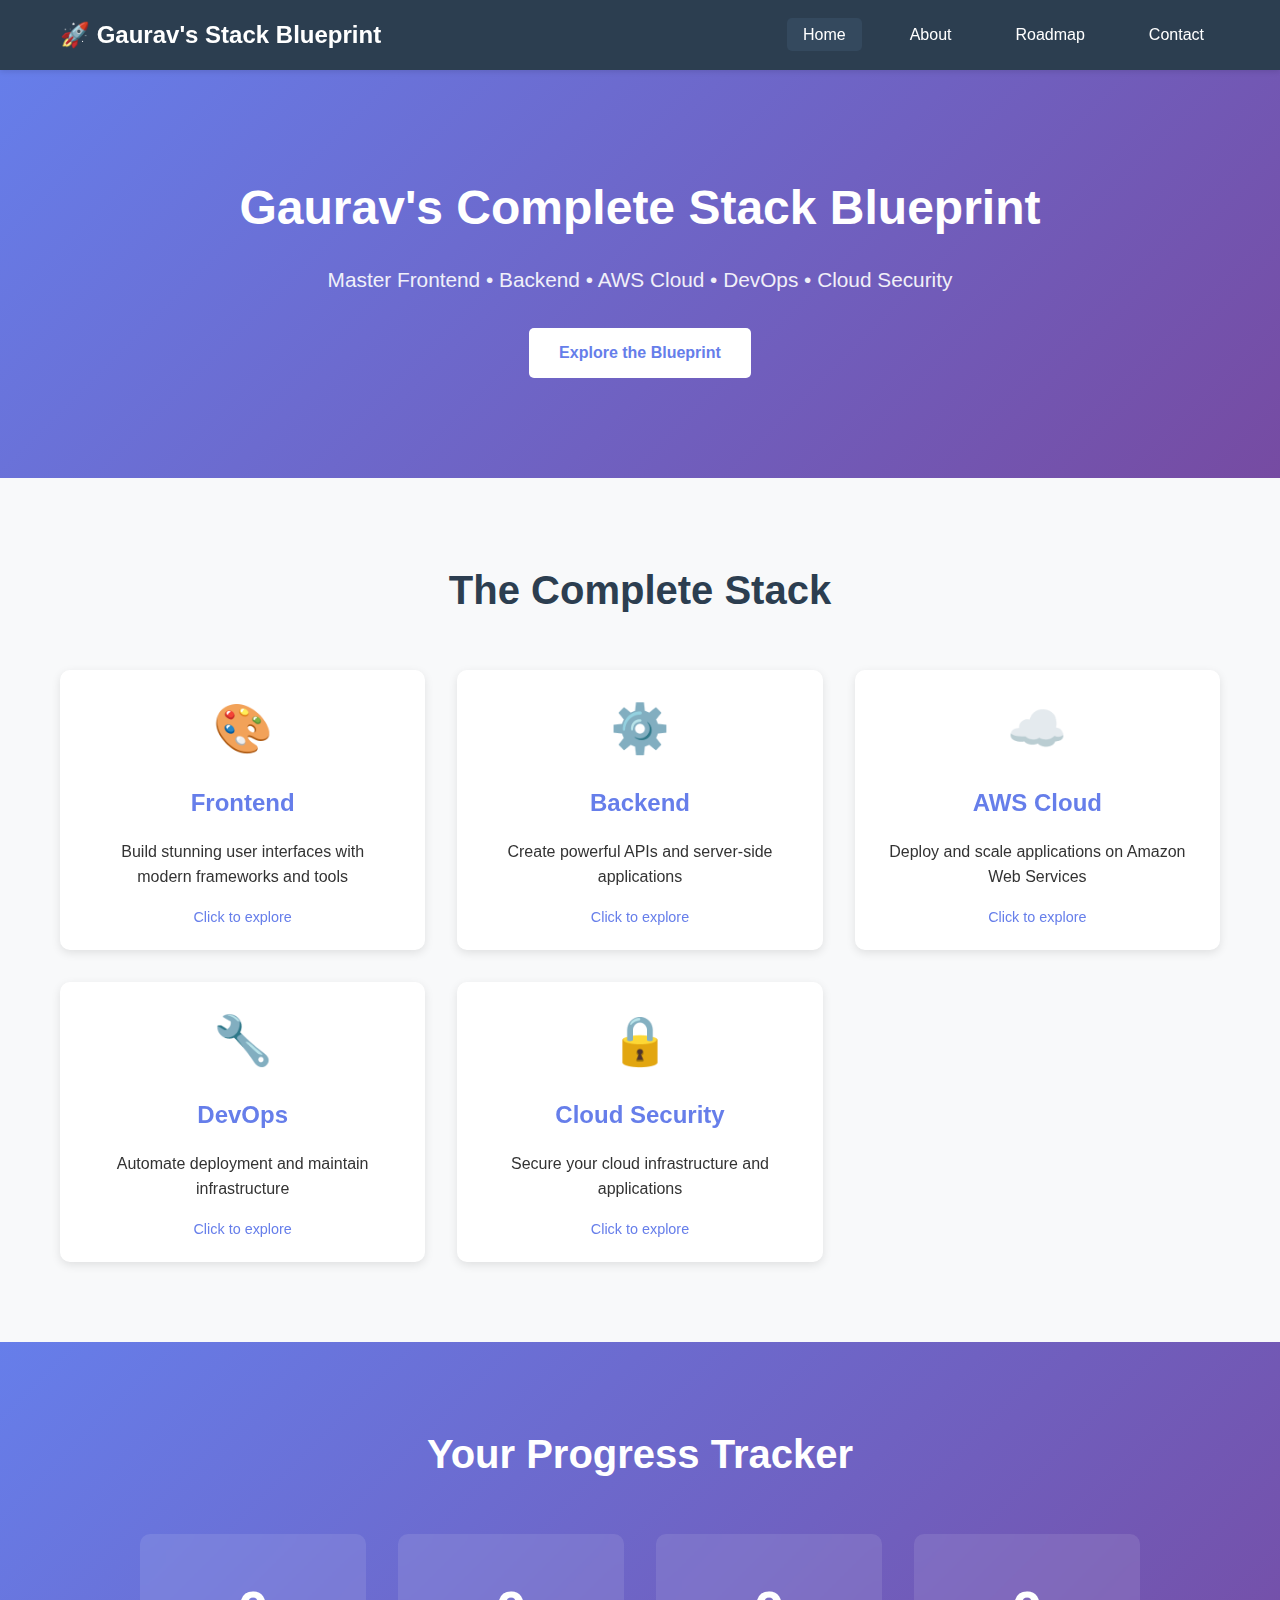
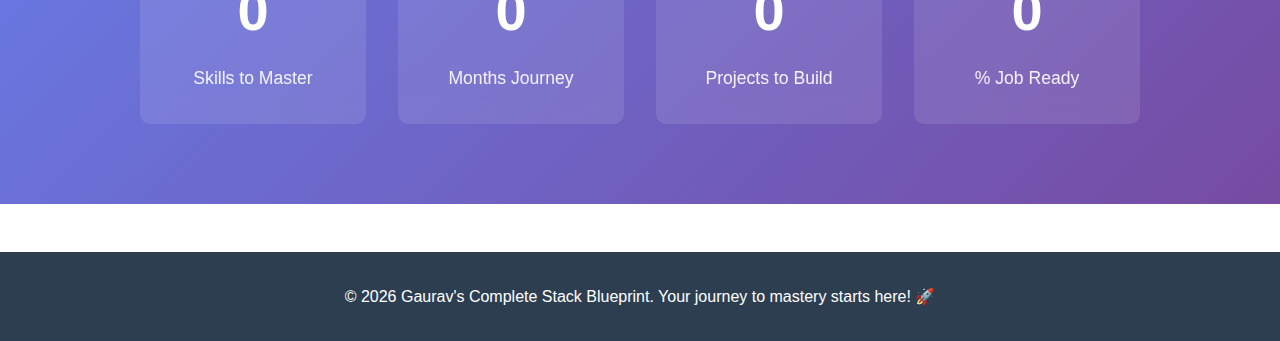
<file: index.html>
<!DOCTYPE html>
<html lang="en">
<head>
    <meta charset="UTF-8">
    <meta name="viewport" content="width=device-width, initial-scale=1.0">
    <title>Gaurav's Complete Stack Blueprint</title>
    <link rel="stylesheet" href="style.css">
</head>
<body>
    <nav class="navbar">
        <div class="container">
            <div class="logo">🚀 Gaurav's Stack Blueprint</div>
            <ul class="nav-links">
                <li><a href="index.html" class="active">Home</a></li>
                <li><a href="about.html">About</a></li>
                <li><a href="roadmap.html">Roadmap</a></li>
                <li><a href="contact.html">Contact</a></li>
            </ul>
        </div>
    </nav>

    <section class="hero">
        <div class="container">
            <h1>Gaurav's Complete Stack Blueprint</h1>
            <p class="subtitle">Master Frontend • Backend • AWS Cloud • DevOps • Cloud Security</p>
            <a href="roadmap.html" class="btn">Explore the Blueprint</a>
        </div>
    </section>

    <section class="features">
        <div class="container">
            <h2>The Complete Stack</h2>
            <div class="feature-grid">
                <div class="feature-card interactive-card" onclick="this.classList.toggle('flipped')">
                    <div class="card-inner">
                        <div class="card-front">
                            <div class="icon">🎨</div>
                            <h3>Frontend</h3>
                            <p>Build stunning user interfaces with modern frameworks and tools</p>
                            <span class="click-hint">Click to explore</span>
                        </div>
                        <div class="card-back">
                            <h4>Frontend Stack</h4>
                            <ul>
                                <li>✓ HTML5 & CSS3</li>
                                <li>✓ JavaScript & TypeScript</li>
                                <li>✓ React / Next.js</li>
                                <li>✓ Tailwind CSS</li>
                                <li>✓ State Management</li>
                            </ul>
                        </div>
                    </div>
                </div>
                <div class="feature-card interactive-card" onclick="this.classList.toggle('flipped')">
                    <div class="card-inner">
                        <div class="card-front">
                            <div class="icon">⚙️</div>
                            <h3>Backend</h3>
                            <p>Create powerful APIs and server-side applications</p>
                            <span class="click-hint">Click to explore</span>
                        </div>
                        <div class="card-back">
                            <h4>Backend Stack</h4>
                            <ul>
                                <li>✓ Node.js & Express</li>
                                <li>✓ Python & Django</li>
                                <li>✓ RESTful APIs</li>
                                <li>✓ SQL & NoSQL</li>
                                <li>✓ Authentication</li>
                            </ul>
                        </div>
                    </div>
                </div>
                <div class="feature-card interactive-card" onclick="this.classList.toggle('flipped')">
                    <div class="card-inner">
                        <div class="card-front">
                            <div class="icon">☁️</div>
                            <h3>AWS Cloud</h3>
                            <p>Deploy and scale applications on Amazon Web Services</p>
                            <span class="click-hint">Click to explore</span>
                        </div>
                        <div class="card-back">
                            <h4>AWS Cloud Stack</h4>
                            <ul>
                                <li>✓ EC2 & Lambda</li>
                                <li>✓ S3 & RDS</li>
                                <li>✓ CloudFront & Route53</li>
                                <li>✓ IAM & Security</li>
                                <li>✓ VPC & Networking</li>
                            </ul>
                        </div>
                    </div>
                </div>
                <div class="feature-card interactive-card" onclick="this.classList.toggle('flipped')">
                    <div class="card-inner">
                        <div class="card-front">
                            <div class="icon">🔧</div>
                            <h3>DevOps</h3>
                            <p>Automate deployment and maintain infrastructure</p>
                            <span class="click-hint">Click to explore</span>
                        </div>
                        <div class="card-back">
                            <h4>DevOps Stack</h4>
                            <ul>
                                <li>✓ Docker & Kubernetes</li>
                                <li>✓ CI/CD Pipelines</li>
                                <li>✓ Jenkins & GitHub Actions</li>
                                <li>✓ Terraform</li>
                                <li>✓ Monitoring & Logging</li>
                            </ul>
                        </div>
                    </div>
                </div>
                <div class="feature-card interactive-card" onclick="this.classList.toggle('flipped')">
                    <div class="card-inner">
                        <div class="card-front">
                            <div class="icon">🔒</div>
                            <h3>Cloud Security</h3>
                            <p>Secure your cloud infrastructure and applications</p>
                            <span class="click-hint">Click to explore</span>
                        </div>
                        <div class="card-back">
                            <h4>Security Stack</h4>
                            <ul>
                                <li>✓ AWS Security Best Practices</li>
                                <li>✓ IAM & Access Control</li>
                                <li>✓ Encryption & Secrets</li>
                                <li>✓ Security Auditing</li>
                                <li>✓ Compliance</li>
                            </ul>
                        </div>
                    </div>
                </div>
            </div>
        </div>
    </section>

    <section class="stats-section">
        <div class="container">
            <h2>Your Progress Tracker</h2>
            <div class="stats-grid">
                <div class="stat-card">
                    <div class="stat-number" data-target="200">0</div>
                    <div class="stat-label">Skills to Master</div>
                </div>
                <div class="stat-card">
                    <div class="stat-number" data-target="15">0</div>
                    <div class="stat-label">Months Journey</div>
                </div>
                <div class="stat-card">
                    <div class="stat-number" data-target="60">0</div>
                    <div class="stat-label">Projects to Build</div>
                </div>
                <div class="stat-card">
                    <div class="stat-number" data-target="100">0</div>
                    <div class="stat-label">% Job Ready</div>
                </div>
            </div>
        </div>
    </section>

    <footer>
        <div class="container">
            <p>&copy; 2026 Gaurav's Complete Stack Blueprint. Your journey to mastery starts here! 🚀</p>
        </div>
    </footer>

    <script>
        // Animated counter for stats
        function animateCounter() {
            const counters = document.querySelectorAll('.stat-number');
            
            counters.forEach(counter => {
                const target = parseInt(counter.getAttribute('data-target'));
                const duration = 2000;
                const increment = target / (duration / 16);
                let current = 0;
                
                const updateCounter = () => {
                    current += increment;
                    if (current < target) {
                        counter.textContent = Math.floor(current);
                        requestAnimationFrame(updateCounter);
                    } else {
                        counter.textContent = target;
                    }
                };
                
                updateCounter();
            });
        }

        const observer = new IntersectionObserver((entries) => {
            entries.forEach(entry => {
                if (entry.isIntersecting) {
                    animateCounter();
                    observer.unobserve(entry.target);
                }
            });
        });

        const statsSection = document.querySelector('.stats-section');
        if (statsSection) {
            observer.observe(statsSection);
        }
    </script>
</body>
</html>
</file>
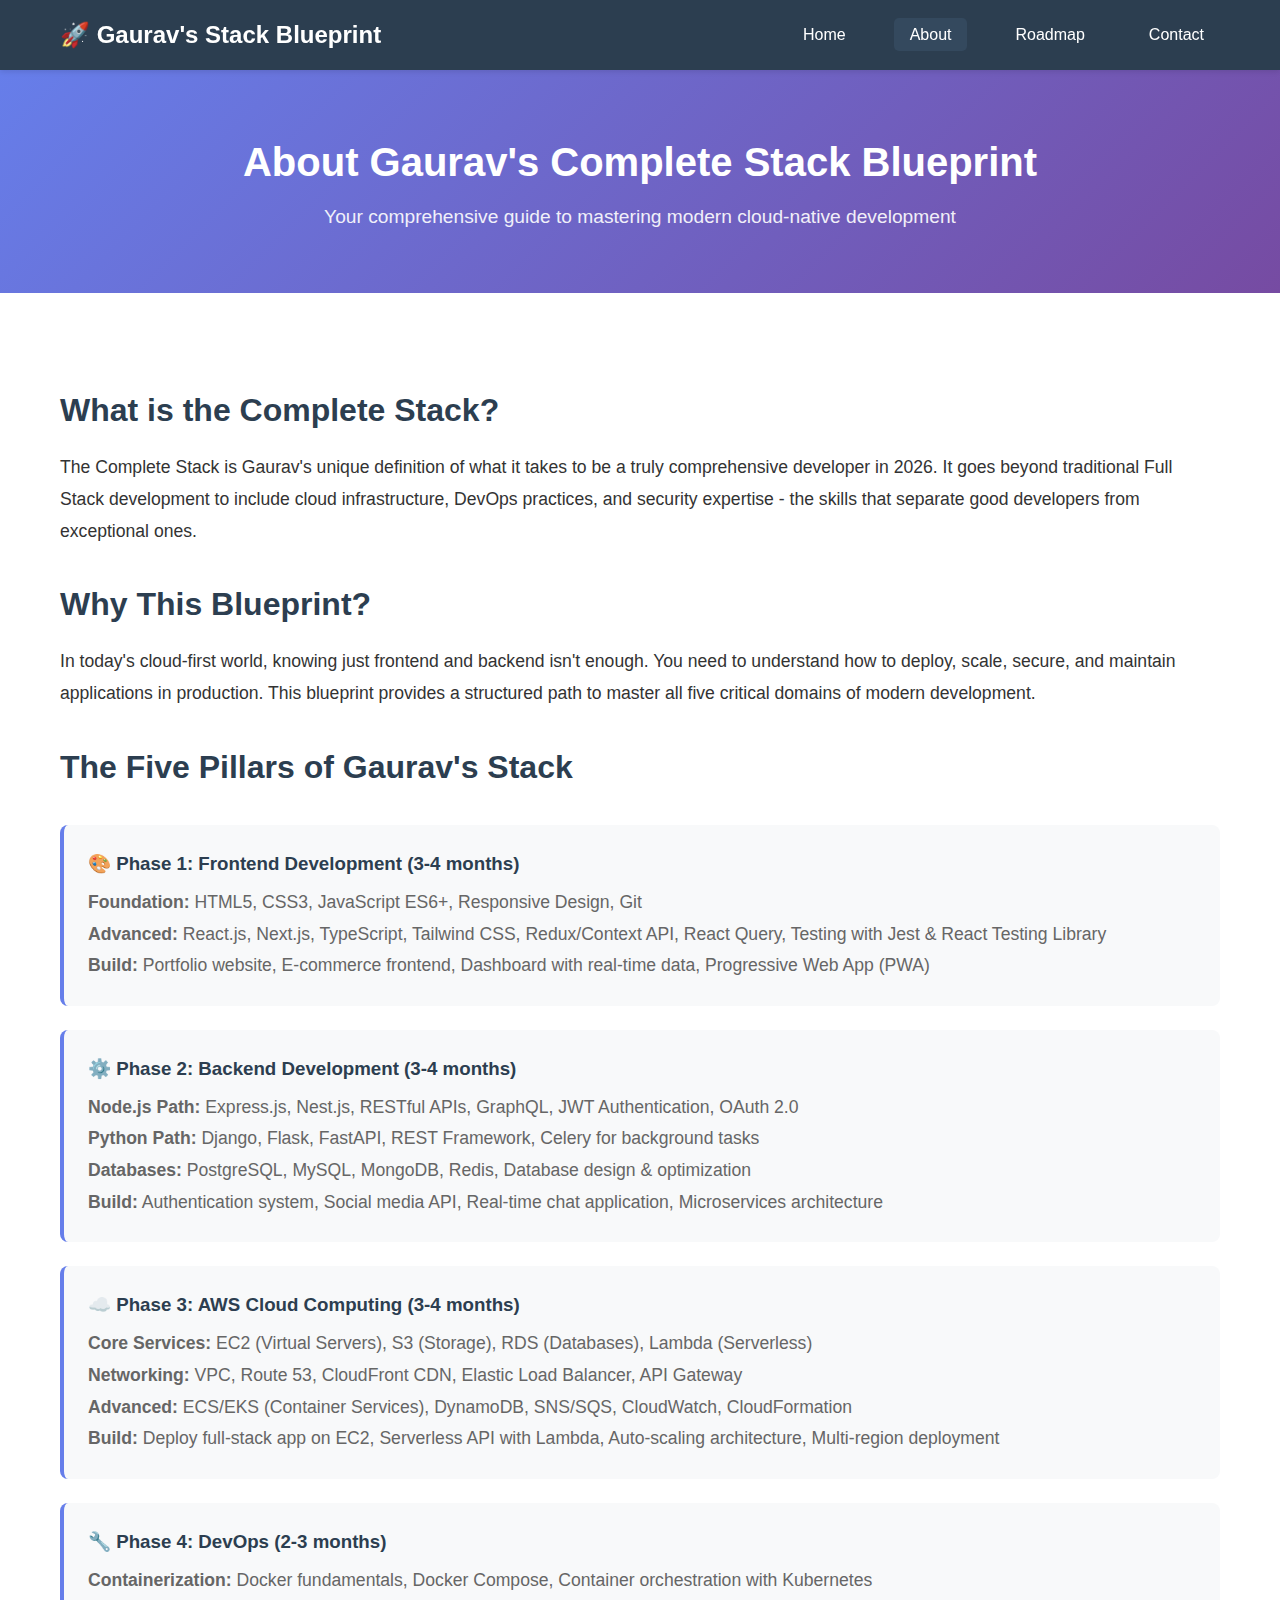
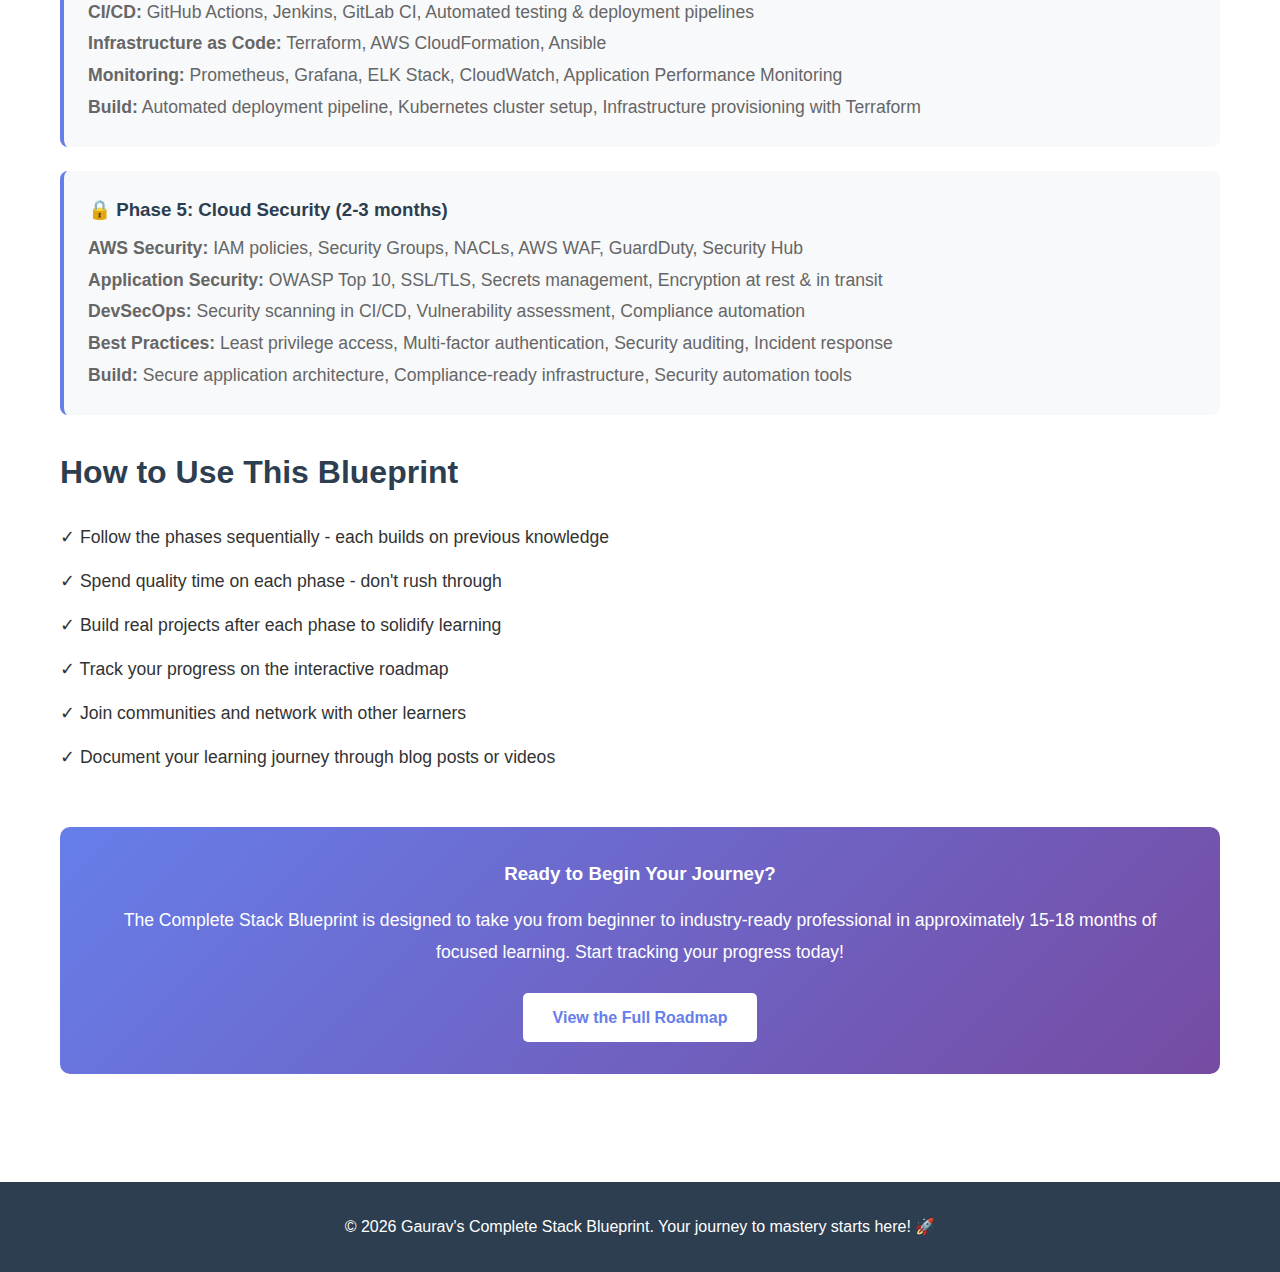
<file: about.html>
<!DOCTYPE html>
<html lang="en">
<head>
    <meta charset="UTF-8">
    <meta name="viewport" content="width=device-width, initial-scale=1.0">
    <title>About - Gaurav's Complete Stack Blueprint</title>
    <link rel="stylesheet" href="style.css">
</head>
<body>
    <nav class="navbar">
        <div class="container">
            <div class="logo">🚀 Gaurav's Stack Blueprint</div>
            <ul class="nav-links">
                <li><a href="index.html">Home</a></li>
                <li><a href="about.html" class="active">About</a></li>
                <li><a href="roadmap.html">Roadmap</a></li>
                <li><a href="contact.html">Contact</a></li>
            </ul>
        </div>
    </nav>

    <section class="page-header">
        <div class="container">
            <h1>About Gaurav's Complete Stack Blueprint</h1>
            <p>Your comprehensive guide to mastering modern cloud-native development</p>
        </div>
    </section>

    <section class="content-section">
        <div class="container">
            <div class="about-content">
                <h2>What is the Complete Stack?</h2>
                <p>The Complete Stack is Gaurav's unique definition of what it takes to be a truly comprehensive developer in 2026. It goes beyond traditional Full Stack development to include cloud infrastructure, DevOps practices, and security expertise - the skills that separate good developers from exceptional ones.</p>
                
                <h2>Why This Blueprint?</h2>
                <p>In today's cloud-first world, knowing just frontend and backend isn't enough. You need to understand how to deploy, scale, secure, and maintain applications in production. This blueprint provides a structured path to master all five critical domains of modern development.</p>
                
                <h2>The Five Pillars of Gaurav's Stack</h2>
                <div class="learning-path">
                    <div class="phase">
                        <h3>🎨 Phase 1: Frontend Development (3-4 months)</h3>
                        <p><strong>Foundation:</strong> HTML5, CSS3, JavaScript ES6+, Responsive Design, Git</p>
                        <p><strong>Advanced:</strong> React.js, Next.js, TypeScript, Tailwind CSS, Redux/Context API, React Query, Testing with Jest & React Testing Library</p>
                        <p><strong>Build:</strong> Portfolio website, E-commerce frontend, Dashboard with real-time data, Progressive Web App (PWA)</p>
                    </div>
                    
                    <div class="phase">
                        <h3>⚙️ Phase 2: Backend Development (3-4 months)</h3>
                        <p><strong>Node.js Path:</strong> Express.js, Nest.js, RESTful APIs, GraphQL, JWT Authentication, OAuth 2.0</p>
                        <p><strong>Python Path:</strong> Django, Flask, FastAPI, REST Framework, Celery for background tasks</p>
                        <p><strong>Databases:</strong> PostgreSQL, MySQL, MongoDB, Redis, Database design & optimization</p>
                        <p><strong>Build:</strong> Authentication system, Social media API, Real-time chat application, Microservices architecture</p>
                    </div>
                    
                    <div class="phase">
                        <h3>☁️ Phase 3: AWS Cloud Computing (3-4 months)</h3>
                        <p><strong>Core Services:</strong> EC2 (Virtual Servers), S3 (Storage), RDS (Databases), Lambda (Serverless)</p>
                        <p><strong>Networking:</strong> VPC, Route 53, CloudFront CDN, Elastic Load Balancer, API Gateway</p>
                        <p><strong>Advanced:</strong> ECS/EKS (Container Services), DynamoDB, SNS/SQS, CloudWatch, CloudFormation</p>
                        <p><strong>Build:</strong> Deploy full-stack app on EC2, Serverless API with Lambda, Auto-scaling architecture, Multi-region deployment</p>
                    </div>
                    
                    <div class="phase">
                        <h3>🔧 Phase 4: DevOps (2-3 months)</h3>
                        <p><strong>Containerization:</strong> Docker fundamentals, Docker Compose, Container orchestration with Kubernetes</p>
                        <p><strong>CI/CD:</strong> GitHub Actions, Jenkins, GitLab CI, Automated testing & deployment pipelines</p>
                        <p><strong>Infrastructure as Code:</strong> Terraform, AWS CloudFormation, Ansible</p>
                        <p><strong>Monitoring:</strong> Prometheus, Grafana, ELK Stack, CloudWatch, Application Performance Monitoring</p>
                        <p><strong>Build:</strong> Automated deployment pipeline, Kubernetes cluster setup, Infrastructure provisioning with Terraform</p>
                    </div>
                    
                    <div class="phase">
                        <h3>🔒 Phase 5: Cloud Security (2-3 months)</h3>
                        <p><strong>AWS Security:</strong> IAM policies, Security Groups, NACLs, AWS WAF, GuardDuty, Security Hub</p>
                        <p><strong>Application Security:</strong> OWASP Top 10, SSL/TLS, Secrets management, Encryption at rest & in transit</p>
                        <p><strong>DevSecOps:</strong> Security scanning in CI/CD, Vulnerability assessment, Compliance automation</p>
                        <p><strong>Best Practices:</strong> Least privilege access, Multi-factor authentication, Security auditing, Incident response</p>
                        <p><strong>Build:</strong> Secure application architecture, Compliance-ready infrastructure, Security automation tools</p>
                    </div>
                </div>
                
                <h2>How to Use This Blueprint</h2>
                <ul class="benefits-list">
                    <li>✓ Follow the phases sequentially - each builds on previous knowledge</li>
                    <li>✓ Spend quality time on each phase - don't rush through</li>
                    <li>✓ Build real projects after each phase to solidify learning</li>
                    <li>✓ Track your progress on the interactive roadmap</li>
                    <li>✓ Join communities and network with other learners</li>
                    <li>✓ Document your learning journey through blog posts or videos</li>
                </ul>

                <div class="cta-box">
                    <h3>Ready to Begin Your Journey?</h3>
                    <p>The Complete Stack Blueprint is designed to take you from beginner to industry-ready professional in approximately 15-18 months of focused learning. Start tracking your progress today!</p>
                    <a href="roadmap.html" class="btn">View the Full Roadmap</a>
                </div>
            </div>
        </div>
    </section>

    <footer>
        <div class="container">
            <p>&copy; 2026 Gaurav's Complete Stack Blueprint. Your journey to mastery starts here! 🚀</p>
        </div>
    </footer>
</body>
</html>
</file>
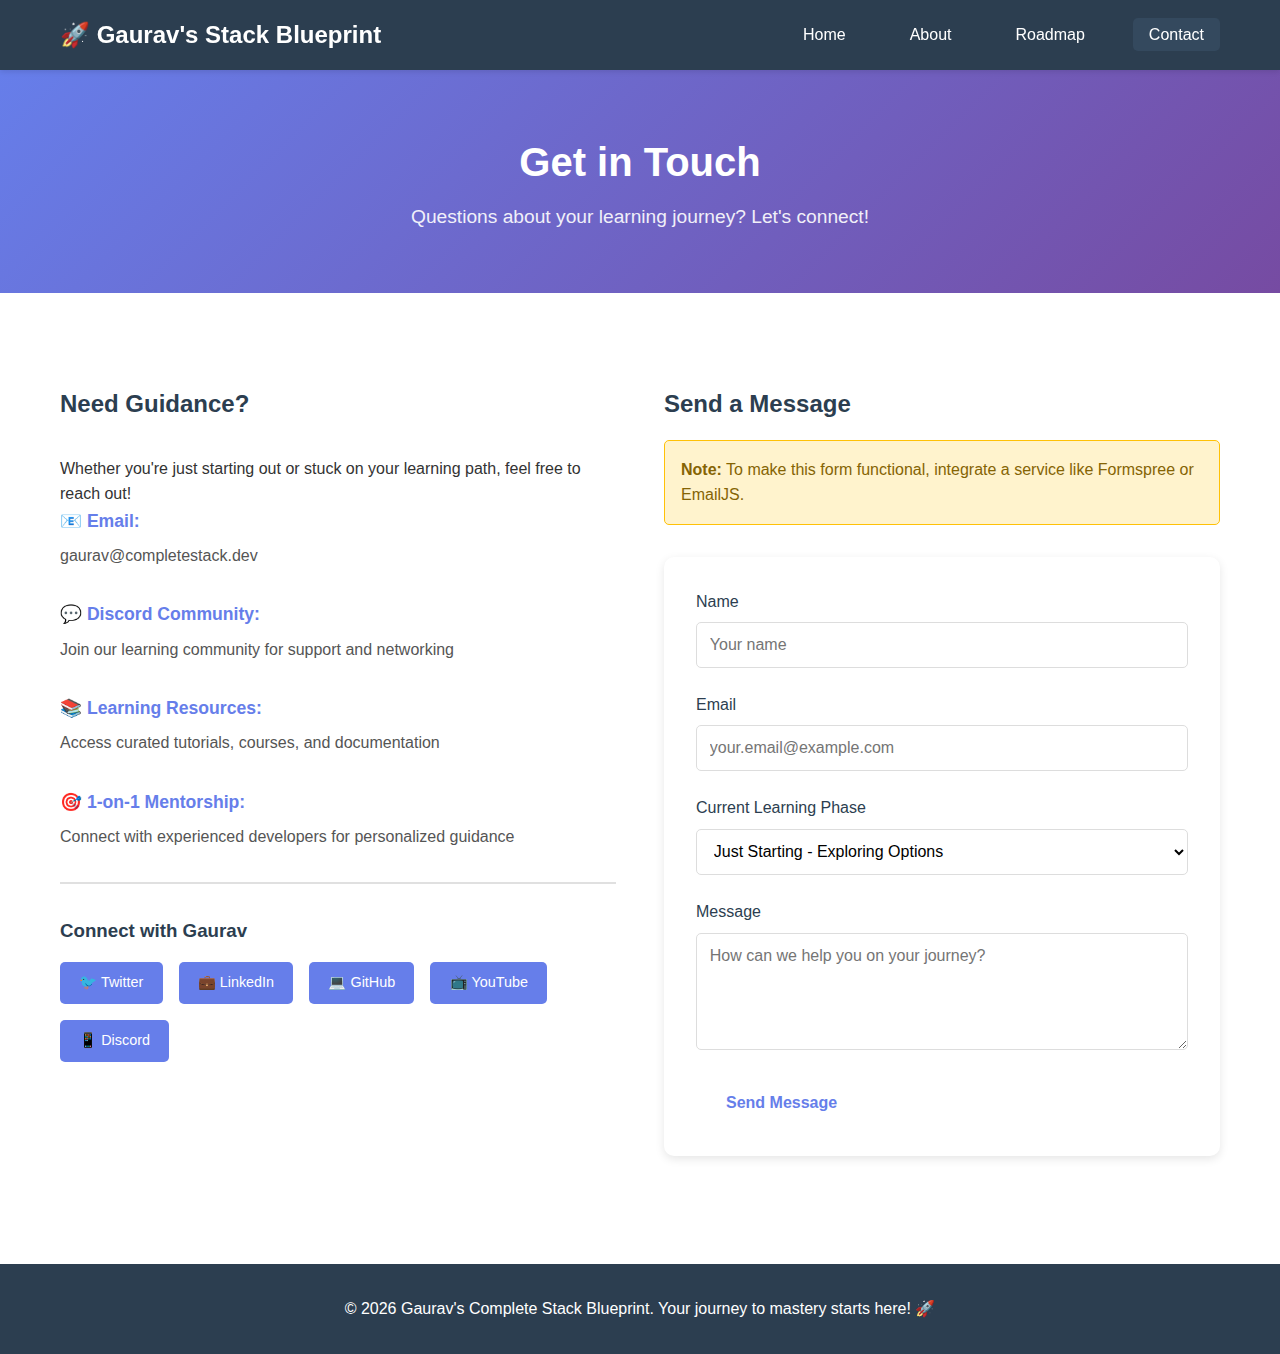
<file: contact.html>
<!DOCTYPE html>
<html lang="en">
<head>
    <meta charset="UTF-8">
    <meta name="viewport" content="width=device-width, initial-scale=1.0">
    <title>Contact - Gaurav's Complete Stack Blueprint</title>
    <link rel="stylesheet" href="style.css">
</head>
<body>
    <nav class="navbar">
        <div class="container">
            <div class="logo">🚀 Gaurav's Stack Blueprint</div>
            <ul class="nav-links">
                <li><a href="index.html">Home</a></li>
                <li><a href="about.html">About</a></li>
                <li><a href="roadmap.html">Roadmap</a></li>
                <li><a href="contact.html" class="active">Contact</a></li>
            </ul>
        </div>
    </nav>

    <section class="page-header">
        <div class="container">
            <h1>Get in Touch</h1>
            <p>Questions about your learning journey? Let's connect!</p>
        </div>
    </section>

    <section class="content-section">
        <div class="container">
            <div class="contact-container">
                <div class="contact-info">
                    <h2>Need Guidance?</h2>
                    <p>Whether you're just starting out or stuck on your learning path, feel free to reach out!</p>
                    
                    <div class="info-item">
                        <strong>📧 Email:</strong>
                        <p>gaurav@completestack.dev</p>
                    </div>
                    <div class="info-item">
                        <strong>💬 Discord Community:</strong>
                        <p>Join our learning community for support and networking</p>
                    </div>
                    <div class="info-item">
                        <strong>📚 Learning Resources:</strong>
                        <p>Access curated tutorials, courses, and documentation</p>
                    </div>
                    <div class="info-item">
                        <strong>🎯 1-on-1 Mentorship:</strong>
                        <p>Connect with experienced developers for personalized guidance</p>
                    </div>

                    <div class="social-links">
                        <h3>Connect with Gaurav</h3>
                        <div class="social-icons">
                            <a href="#" class="social-icon">🐦 Twitter</a>
                            <a href="#" class="social-icon">💼 LinkedIn</a>
                            <a href="#" class="social-icon">💻 GitHub</a>
                            <a href="#" class="social-icon">📺 YouTube</a>
                            <a href="#" class="social-icon">📱 Discord</a>
                        </div>
                    </div>
                </div>

                <div class="contact-form-section">
                    <h2>Send a Message</h2>
                    <div class="form-note">
                        <p><strong>Note:</strong> To make this form functional, integrate a service like Formspree or EmailJS.</p>
                    </div>
                    <div class="contact-form">
                        <div class="form-group">
                            <label>Name</label>
                            <input type="text" placeholder="Your name">
                        </div>
                        <div class="form-group">
                            <label>Email</label>
                            <input type="email" placeholder="your.email@example.com">
                        </div>
                        <div class="form-group">
                            <label>Current Learning Phase</label>
                            <select>
                                <option>Just Starting - Exploring Options</option>
                                <option>Phase 1 - Frontend Development</option>
                                <option>Phase 2 - Backend Development</option>
                                <option>Phase 3 - AWS Cloud Computing</option>
                                <option>Phase 4 - DevOps</option>
                                <option>Phase 5 - Cloud Security</option>
                                <option>Advanced - All Phases Complete</option>
                            </select>
                        </div>
                        <div class="form-group">
                            <label>Message</label>
                            <textarea rows="5" placeholder="How can we help you on your journey?"></textarea>
                        </div>
                        <button class="btn" onclick="alert('To make this form work, integrate a form service like Formspree or EmailJS!')">Send Message</button>
                    </div>
                </div>
            </div>
        </div>
    </section>

    <footer>
        <div class="container">
            <p>&copy; 2026 Gaurav's Complete Stack Blueprint. Your journey to mastery starts here! 🚀</p>
        </div>
    </footer>
</body>
</html>
</file>
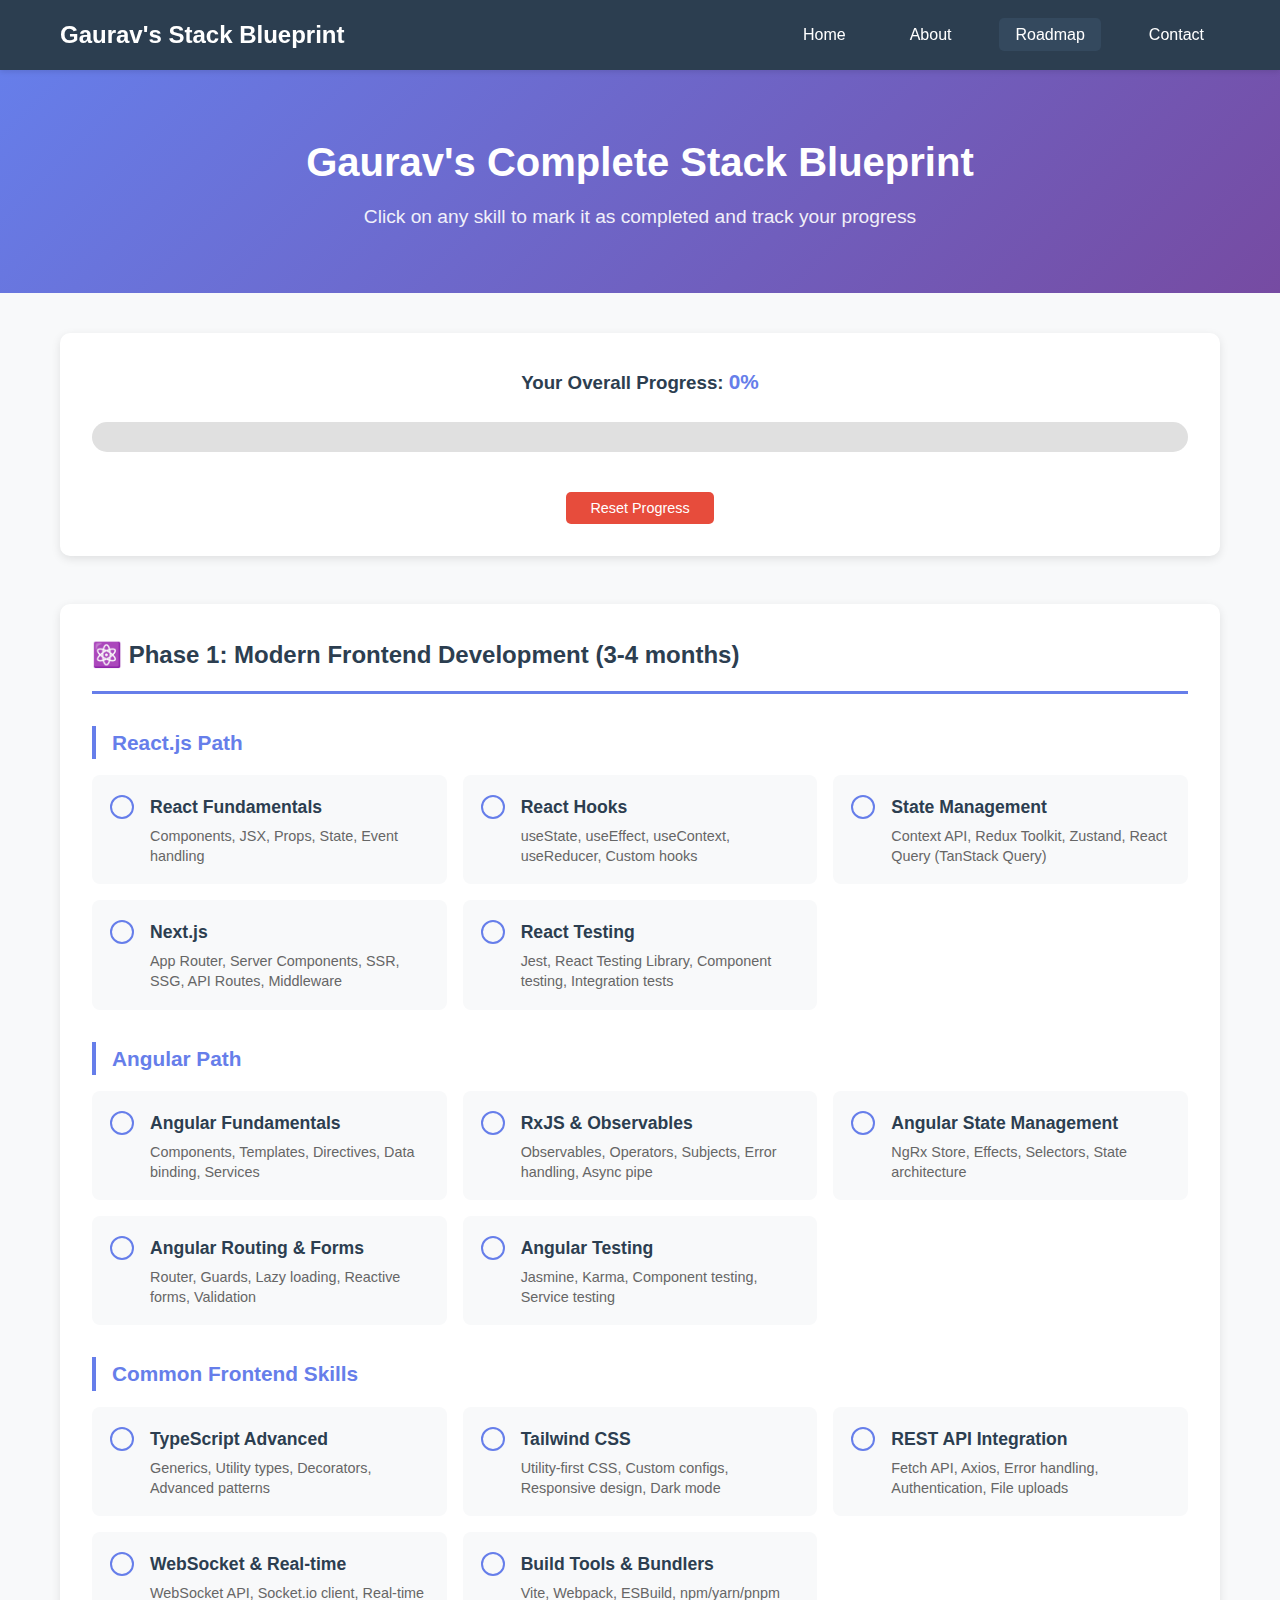
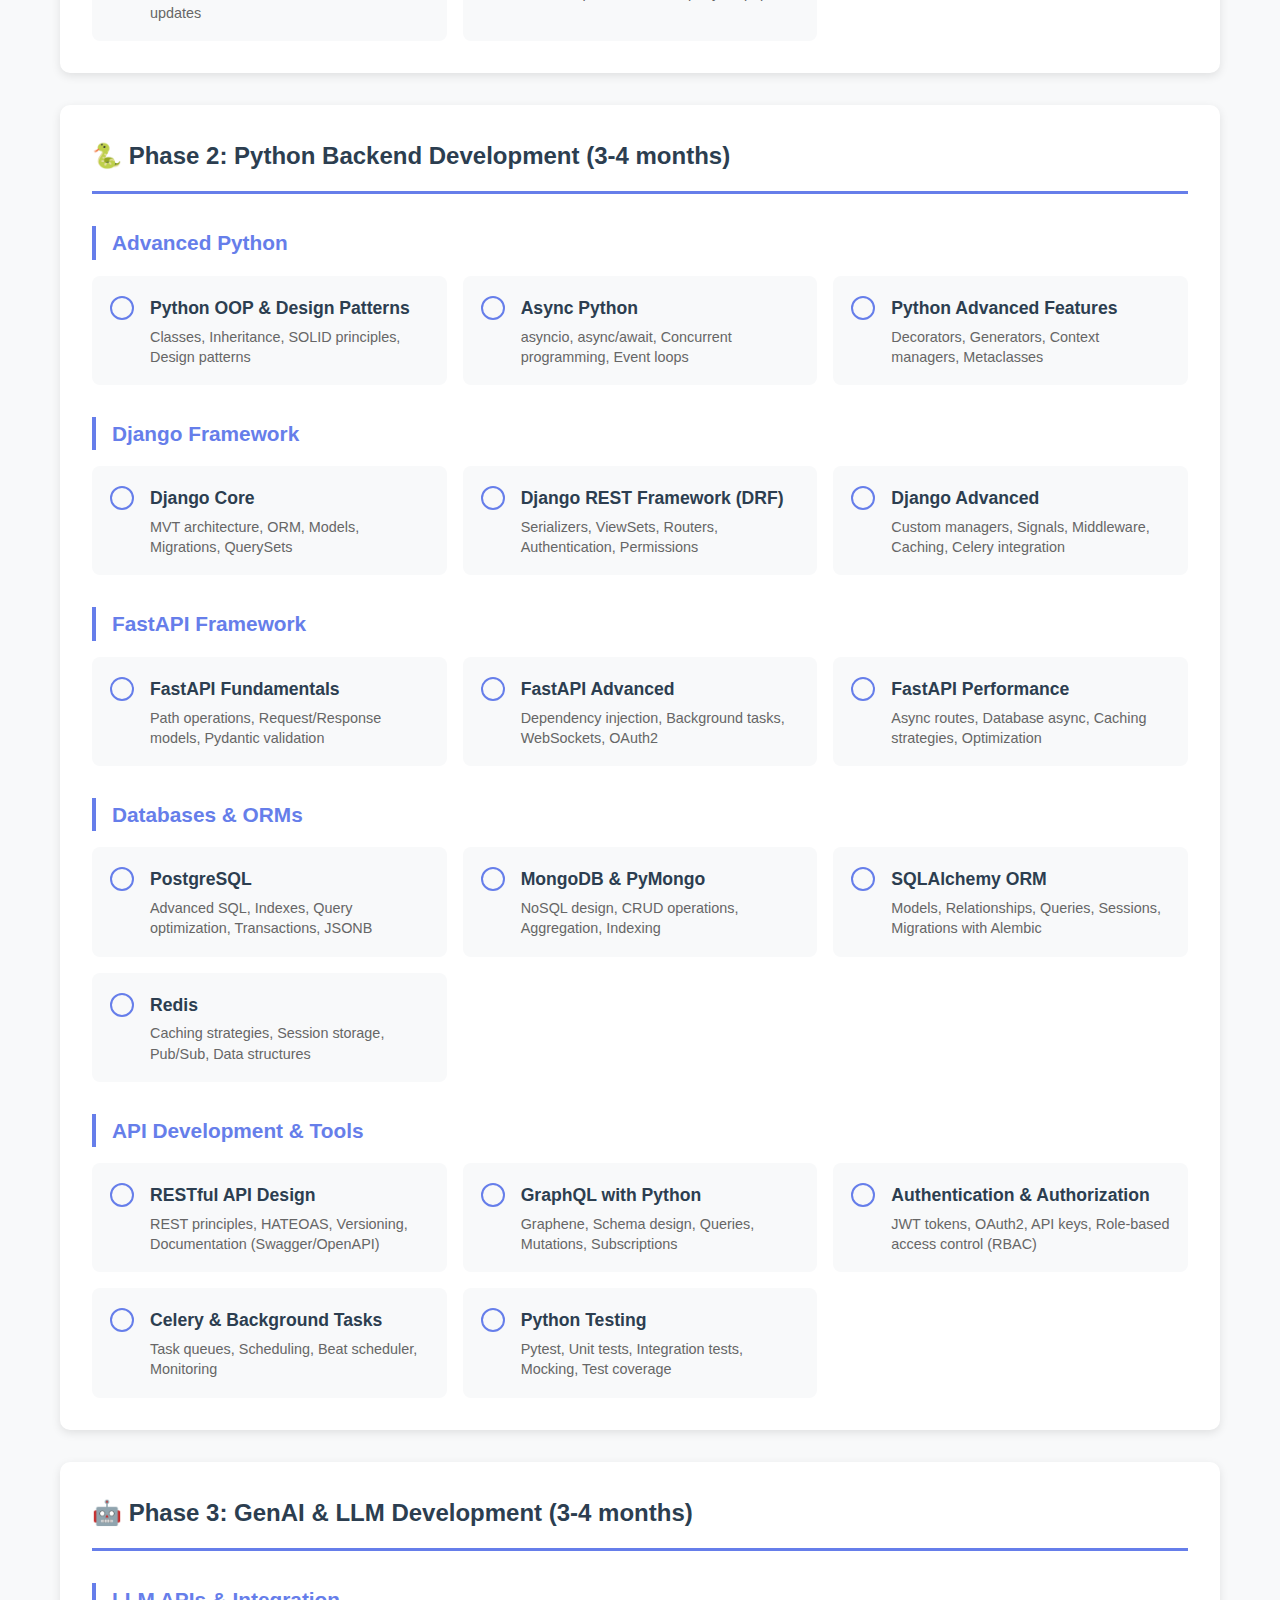
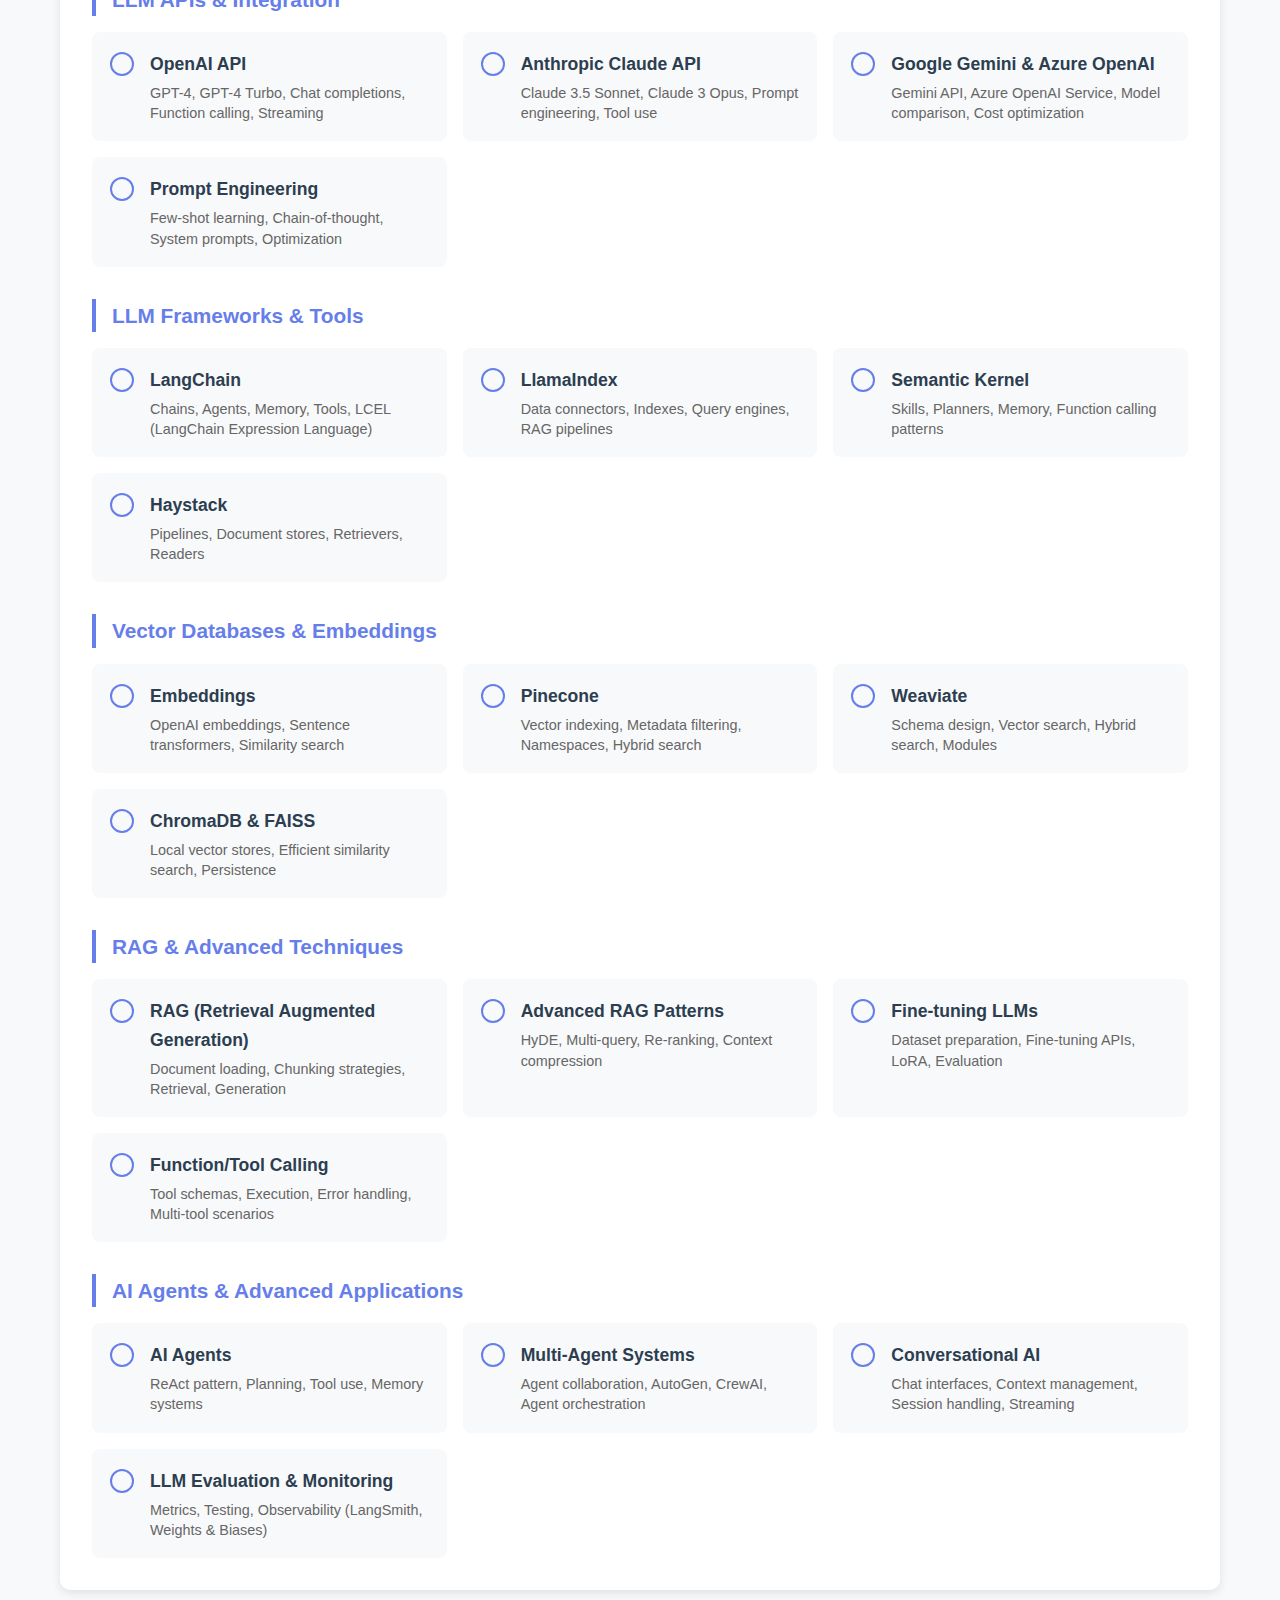
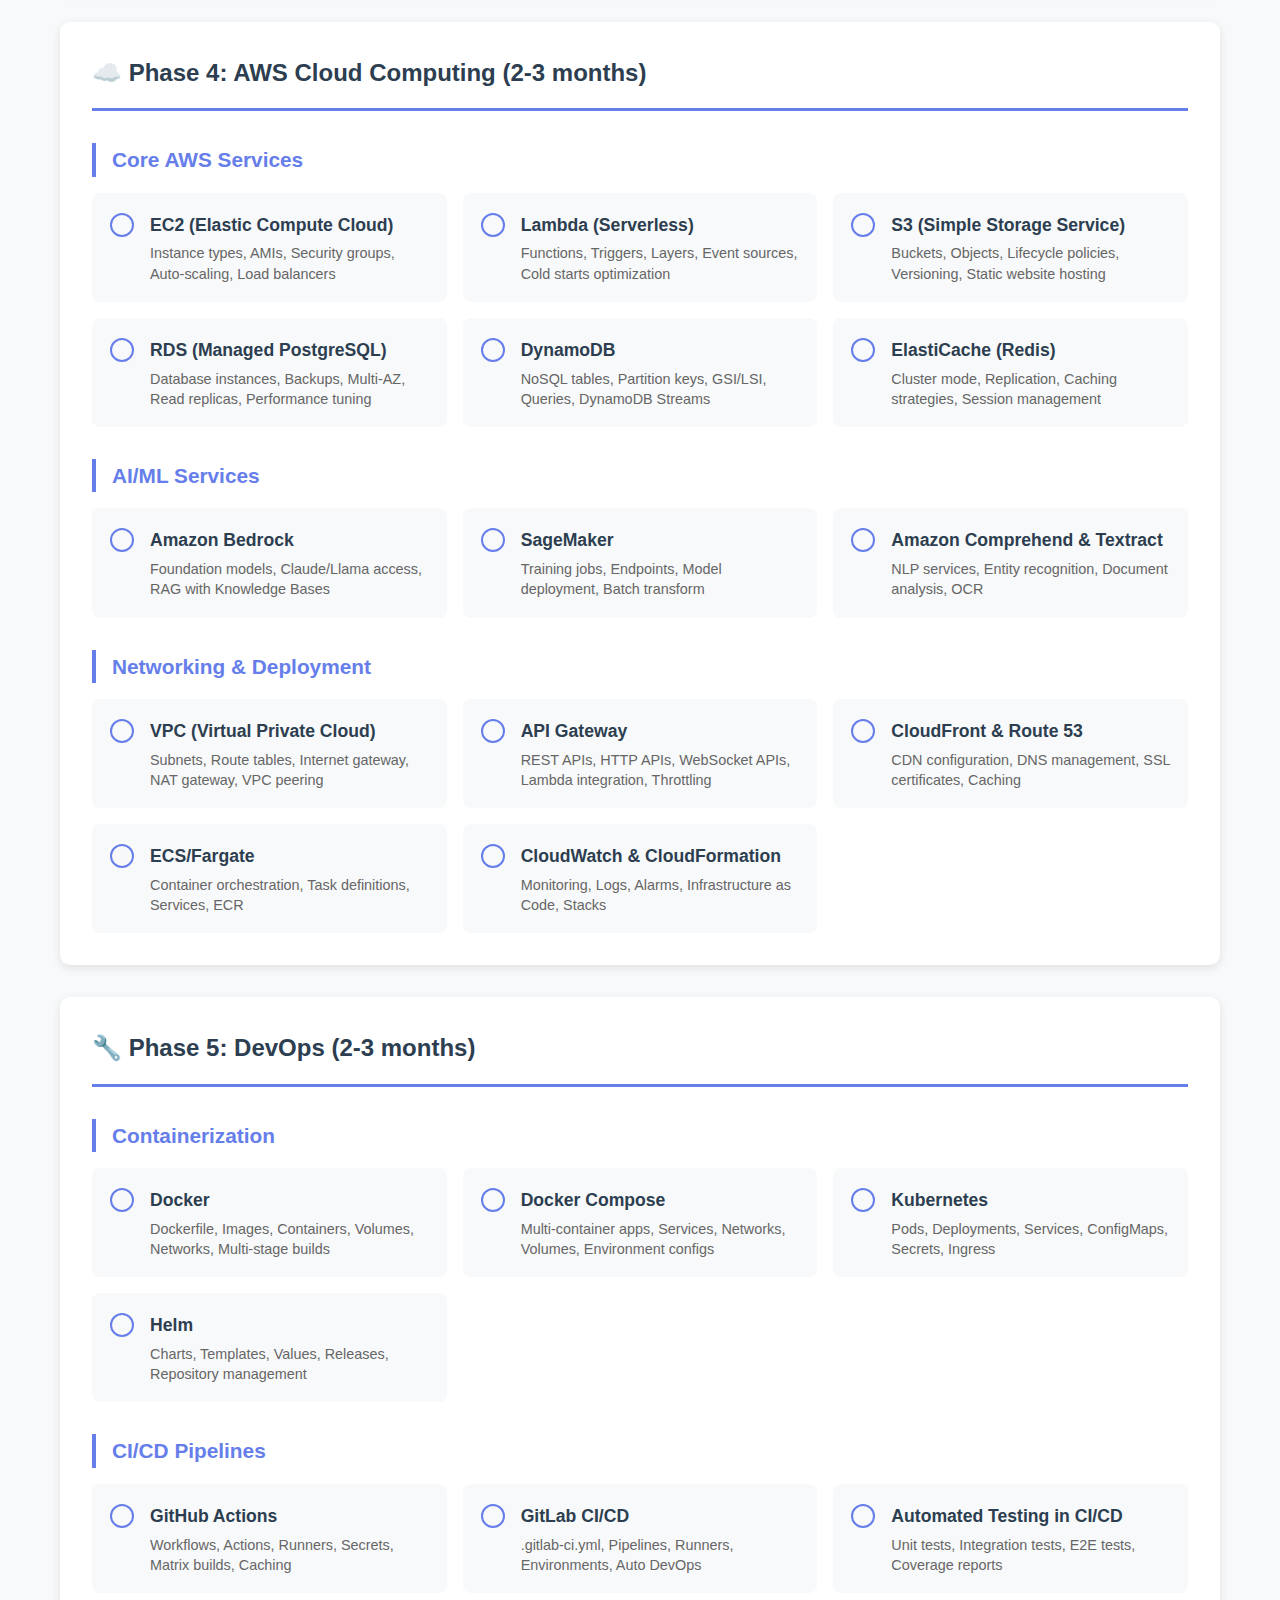
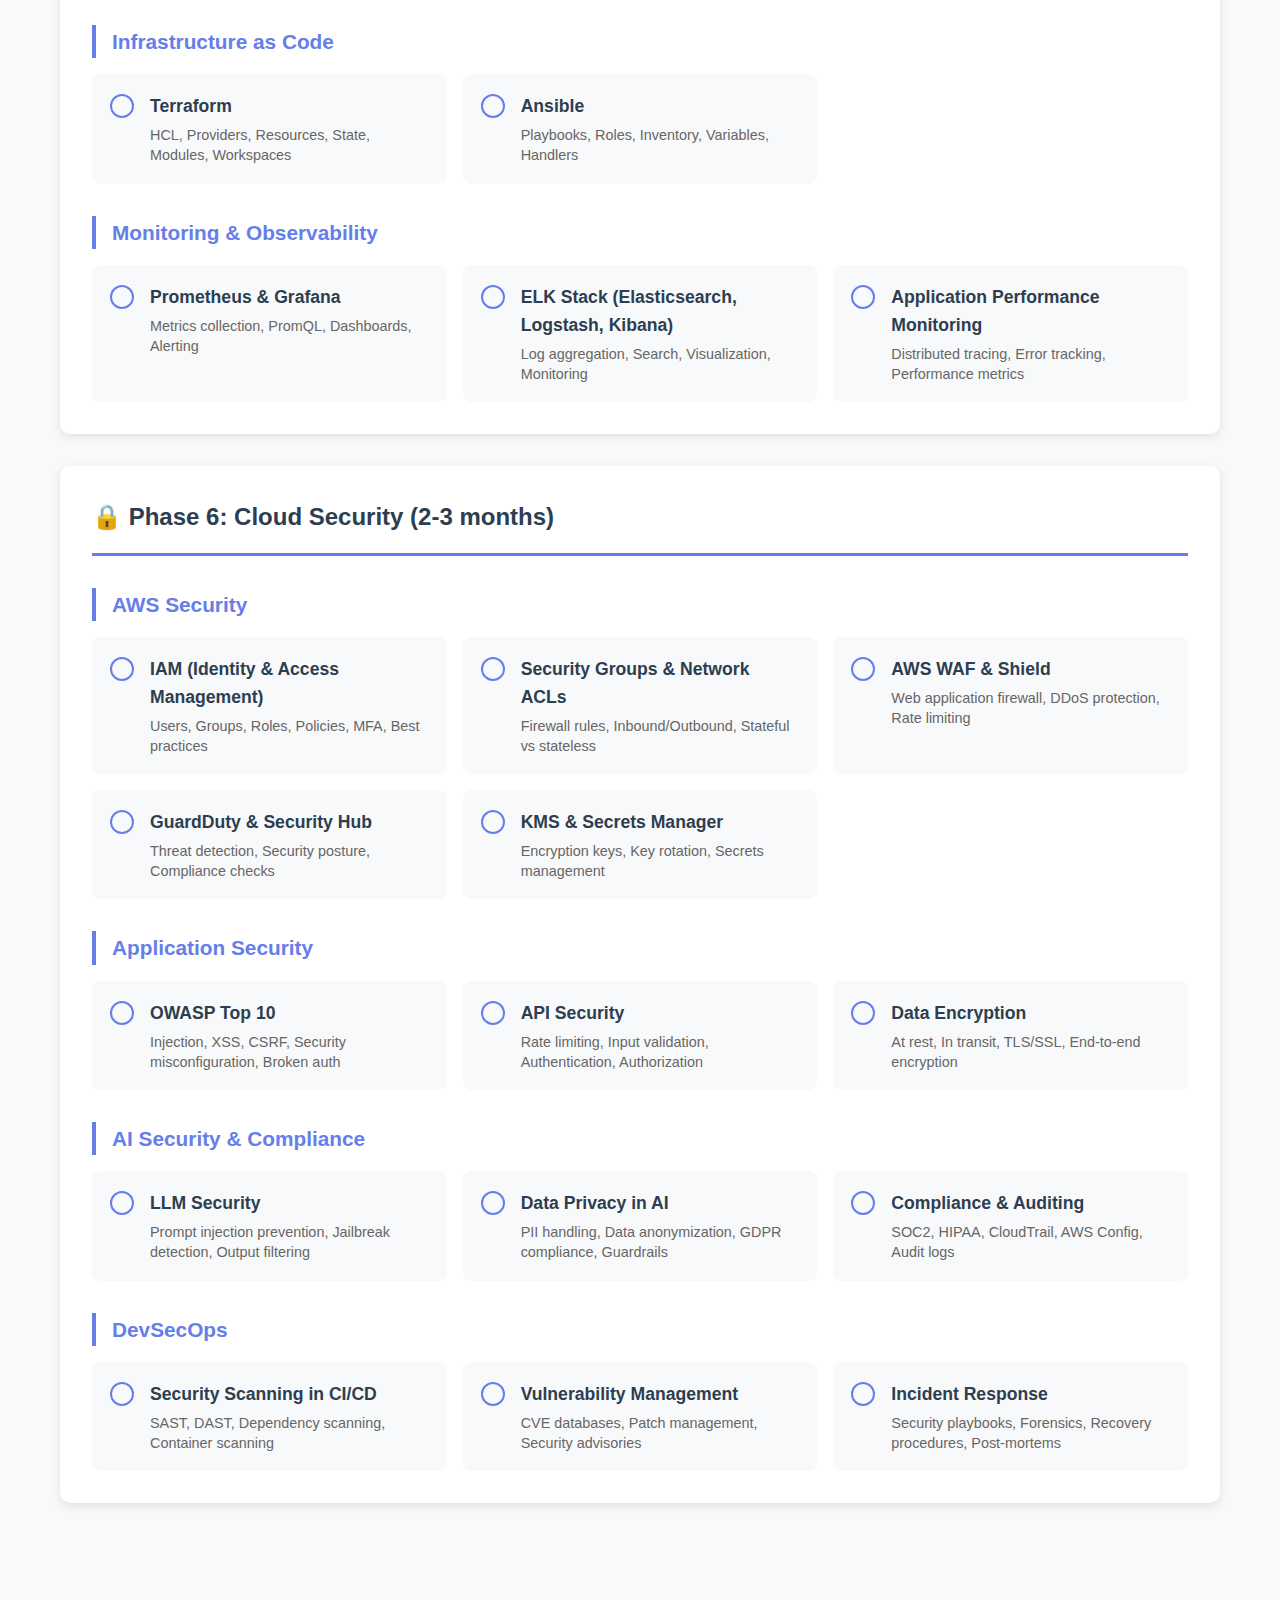
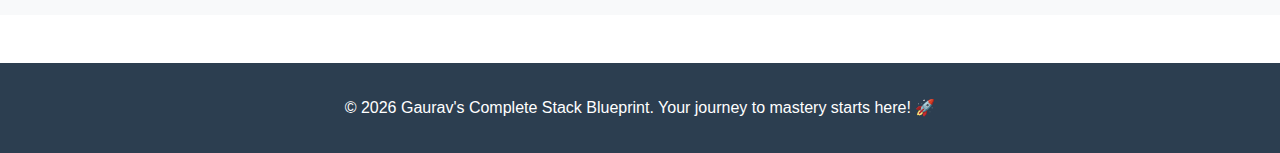
<file: roadmap.html>
<!DOCTYPE html>
<html lang="en">
<head>
    <meta charset="UTF-8">
    <meta name="viewport" content="width=device-width, initial-scale=1.0">
    <title>Roadmap - Gaurav's Complete Stack Blueprint</title>
    <link rel="stylesheet" href="style.css">
</head>
<body>
    <nav class="navbar">
        <div class="container">
            <div class="logo">Gaurav's Stack Blueprint</div>
            <ul class="nav-links">
                <li><a href="index.html">Home</a></li>
                <li><a href="about.html">About</a></li>
                <li><a href="roadmap.html" class="active">Roadmap</a></li>
                <li><a href="contact.html">Contact</a></li>
            </ul>
        </div>
    </nav>

    <section class="page-header">
        <div class="container">
            <h1>Gaurav's Complete Stack Blueprint</h1>
            <p>Click on any skill to mark it as completed and track your progress</p>
        </div>
    </section>

    <section class="roadmap-section">
        <div class="container">
            <!-- Progress Bar -->
            <div class="progress-container">
                <h3>Your Overall Progress: <span id="progress-percent">0%</span></h3>
                <div class="progress-bar">
                    <div class="progress-fill" id="progress-fill"></div>
                </div>
                <button class="reset-btn" onclick="resetProgress()">Reset Progress</button>
            </div>

            <!-- Phase 1: Modern Frontend Development -->
            <div class="roadmap-phase">
                <h2 class="phase-title">⚛️ Phase 1: Modern Frontend Development (3-4 months)</h2>
                
                <h3 class="sub-phase-title">React.js Path</h3>
                <div class="skills-container">
                    <div class="skill-item" onclick="toggleSkill(this)">
                        <div class="skill-checkbox"></div>
                        <div class="skill-content">
                            <h4>React Fundamentals</h4>
                            <p>Components, JSX, Props, State, Event handling</p>
                        </div>
                    </div>
                    <div class="skill-item" onclick="toggleSkill(this)">
                        <div class="skill-checkbox"></div>
                        <div class="skill-content">
                            <h4>React Hooks</h4>
                            <p>useState, useEffect, useContext, useReducer, Custom hooks</p>
                        </div>
                    </div>
                    <div class="skill-item" onclick="toggleSkill(this)">
                        <div class="skill-checkbox"></div>
                        <div class="skill-content">
                            <h4>State Management</h4>
                            <p>Context API, Redux Toolkit, Zustand, React Query (TanStack Query)</p>
                        </div>
                    </div>
                    <div class="skill-item" onclick="toggleSkill(this)">
                        <div class="skill-checkbox"></div>
                        <div class="skill-content">
                            <h4>Next.js</h4>
                            <p>App Router, Server Components, SSR, SSG, API Routes, Middleware</p>
                        </div>
                    </div>
                    <div class="skill-item" onclick="toggleSkill(this)">
                        <div class="skill-checkbox"></div>
                        <div class="skill-content">
                            <h4>React Testing</h4>
                            <p>Jest, React Testing Library, Component testing, Integration tests</p>
                        </div>
                    </div>
                </div>

                <h3 class="sub-phase-title">Angular Path</h3>
                <div class="skills-container">
                    <div class="skill-item" onclick="toggleSkill(this)">
                        <div class="skill-checkbox"></div>
                        <div class="skill-content">
                            <h4>Angular Fundamentals</h4>
                            <p>Components, Templates, Directives, Data binding, Services</p>
                        </div>
                    </div>
                    <div class="skill-item" onclick="toggleSkill(this)">
                        <div class="skill-checkbox"></div>
                        <div class="skill-content">
                            <h4>RxJS & Observables</h4>
                            <p>Observables, Operators, Subjects, Error handling, Async pipe</p>
                        </div>
                    </div>
                    <div class="skill-item" onclick="toggleSkill(this)">
                        <div class="skill-checkbox"></div>
                        <div class="skill-content">
                            <h4>Angular State Management</h4>
                            <p>NgRx Store, Effects, Selectors, State architecture</p>
                        </div>
                    </div>
                    <div class="skill-item" onclick="toggleSkill(this)">
                        <div class="skill-checkbox"></div>
                        <div class="skill-content">
                            <h4>Angular Routing & Forms</h4>
                            <p>Router, Guards, Lazy loading, Reactive forms, Validation</p>
                        </div>
                    </div>
                    <div class="skill-item" onclick="toggleSkill(this)">
                        <div class="skill-checkbox"></div>
                        <div class="skill-content">
                            <h4>Angular Testing</h4>
                            <p>Jasmine, Karma, Component testing, Service testing</p>
                        </div>
                    </div>
                </div>

                <h3 class="sub-phase-title">Common Frontend Skills</h3>
                <div class="skills-container">
                    <div class="skill-item" onclick="toggleSkill(this)">
                        <div class="skill-checkbox"></div>
                        <div class="skill-content">
                            <h4>TypeScript Advanced</h4>
                            <p>Generics, Utility types, Decorators, Advanced patterns</p>
                        </div>
                    </div>
                    <div class="skill-item" onclick="toggleSkill(this)">
                        <div class="skill-checkbox"></div>
                        <div class="skill-content">
                            <h4>Tailwind CSS</h4>
                            <p>Utility-first CSS, Custom configs, Responsive design, Dark mode</p>
                        </div>
                    </div>
                    <div class="skill-item" onclick="toggleSkill(this)">
                        <div class="skill-checkbox"></div>
                        <div class="skill-content">
                            <h4>REST API Integration</h4>
                            <p>Fetch API, Axios, Error handling, Authentication, File uploads</p>
                        </div>
                    </div>
                    <div class="skill-item" onclick="toggleSkill(this)">
                        <div class="skill-checkbox"></div>
                        <div class="skill-content">
                            <h4>WebSocket & Real-time</h4>
                            <p>WebSocket API, Socket.io client, Real-time updates</p>
                        </div>
                    </div>
                    <div class="skill-item" onclick="toggleSkill(this)">
                        <div class="skill-checkbox"></div>
                        <div class="skill-content">
                            <h4>Build Tools & Bundlers</h4>
                            <p>Vite, Webpack, ESBuild, npm/yarn/pnpm</p>
                        </div>
                    </div>
                </div>
            </div>

            <!-- Phase 2: Python Backend Development -->
            <div class="roadmap-phase">
                <h2 class="phase-title">🐍 Phase 2: Python Backend Development (3-4 months)</h2>
                
                <h3 class="sub-phase-title">Advanced Python</h3>
                <div class="skills-container">
                    <div class="skill-item" onclick="toggleSkill(this)">
                        <div class="skill-checkbox"></div>
                        <div class="skill-content">
                            <h4>Python OOP & Design Patterns</h4>
                            <p>Classes, Inheritance, SOLID principles, Design patterns</p>
                        </div>
                    </div>
                    <div class="skill-item" onclick="toggleSkill(this)">
                        <div class="skill-checkbox"></div>
                        <div class="skill-content">
                            <h4>Async Python</h4>
                            <p>asyncio, async/await, Concurrent programming, Event loops</p>
                        </div>
                    </div>
                    <div class="skill-item" onclick="toggleSkill(this)">
                        <div class="skill-checkbox"></div>
                        <div class="skill-content">
                            <h4>Python Advanced Features</h4>
                            <p>Decorators, Generators, Context managers, Metaclasses</p>
                        </div>
                    </div>
                </div>

                <h3 class="sub-phase-title">Django Framework</h3>
                <div class="skills-container">
                    <div class="skill-item" onclick="toggleSkill(this)">
                        <div class="skill-checkbox"></div>
                        <div class="skill-content">
                            <h4>Django Core</h4>
                            <p>MVT architecture, ORM, Models, Migrations, QuerySets</p>
                        </div>
                    </div>
                    <div class="skill-item" onclick="toggleSkill(this)">
                        <div class="skill-checkbox"></div>
                        <div class="skill-content">
                            <h4>Django REST Framework (DRF)</h4>
                            <p>Serializers, ViewSets, Routers, Authentication, Permissions</p>
                        </div>
                    </div>
                    <div class="skill-item" onclick="toggleSkill(this)">
                        <div class="skill-checkbox"></div>
                        <div class="skill-content">
                            <h4>Django Advanced</h4>
                            <p>Custom managers, Signals, Middleware, Caching, Celery integration</p>
                        </div>
                    </div>
                </div>

                <h3 class="sub-phase-title">FastAPI Framework</h3>
                <div class="skills-container">
                    <div class="skill-item" onclick="toggleSkill(this)">
                        <div class="skill-checkbox"></div>
                        <div class="skill-content">
                            <h4>FastAPI Fundamentals</h4>
                            <p>Path operations, Request/Response models, Pydantic validation</p>
                        </div>
                    </div>
                    <div class="skill-item" onclick="toggleSkill(this)">
                        <div class="skill-checkbox"></div>
                        <div class="skill-content">
                            <h4>FastAPI Advanced</h4>
                            <p>Dependency injection, Background tasks, WebSockets, OAuth2</p>
                        </div>
                    </div>
                    <div class="skill-item" onclick="toggleSkill(this)">
                        <div class="skill-checkbox"></div>
                        <div class="skill-content">
                            <h4>FastAPI Performance</h4>
                            <p>Async routes, Database async, Caching strategies, Optimization</p>
                        </div>
                    </div>
                </div>

                <h3 class="sub-phase-title">Databases & ORMs</h3>
                <div class="skills-container">
                    <div class="skill-item" onclick="toggleSkill(this)">
                        <div class="skill-checkbox"></div>
                        <div class="skill-content">
                            <h4>PostgreSQL</h4>
                            <p>Advanced SQL, Indexes, Query optimization, Transactions, JSONB</p>
                        </div>
                    </div>
                    <div class="skill-item" onclick="toggleSkill(this)">
                        <div class="skill-checkbox"></div>
                        <div class="skill-content">
                            <h4>MongoDB & PyMongo</h4>
                            <p>NoSQL design, CRUD operations, Aggregation, Indexing</p>
                        </div>
                    </div>
                    <div class="skill-item" onclick="toggleSkill(this)">
                        <div class="skill-checkbox"></div>
                        <div class="skill-content">
                            <h4>SQLAlchemy ORM</h4>
                            <p>Models, Relationships, Queries, Sessions, Migrations with Alembic</p>
                        </div>
                    </div>
                    <div class="skill-item" onclick="toggleSkill(this)">
                        <div class="skill-checkbox"></div>
                        <div class="skill-content">
                            <h4>Redis</h4>
                            <p>Caching strategies, Session storage, Pub/Sub, Data structures</p>
                        </div>
                    </div>
                </div>

                <h3 class="sub-phase-title">API Development & Tools</h3>
                <div class="skills-container">
                    <div class="skill-item" onclick="toggleSkill(this)">
                        <div class="skill-checkbox"></div>
                        <div class="skill-content">
                            <h4>RESTful API Design</h4>
                            <p>REST principles, HATEOAS, Versioning, Documentation (Swagger/OpenAPI)</p>
                        </div>
                    </div>
                    <div class="skill-item" onclick="toggleSkill(this)">
                        <div class="skill-checkbox"></div>
                        <div class="skill-content">
                            <h4>GraphQL with Python</h4>
                            <p>Graphene, Schema design, Queries, Mutations, Subscriptions</p>
                        </div>
                    </div>
                    <div class="skill-item" onclick="toggleSkill(this)">
                        <div class="skill-checkbox"></div>
                        <div class="skill-content">
                            <h4>Authentication & Authorization</h4>
                            <p>JWT tokens, OAuth2, API keys, Role-based access control (RBAC)</p>
                        </div>
                    </div>
                    <div class="skill-item" onclick="toggleSkill(this)">
                        <div class="skill-checkbox"></div>
                        <div class="skill-content">
                            <h4>Celery & Background Tasks</h4>
                            <p>Task queues, Scheduling, Beat scheduler, Monitoring</p>
                        </div>
                    </div>
                    <div class="skill-item" onclick="toggleSkill(this)">
                        <div class="skill-checkbox"></div>
                        <div class="skill-content">
                            <h4>Python Testing</h4>
                            <p>Pytest, Unit tests, Integration tests, Mocking, Test coverage</p>
                        </div>
                    </div>
                </div>
            </div>

            <!-- Phase 3: GenAI & LLM Development -->
            <div class="roadmap-phase">
                <h2 class="phase-title">🤖 Phase 3: GenAI & LLM Development (3-4 months)</h2>
                
                <h3 class="sub-phase-title">LLM APIs & Integration</h3>
                <div class="skills-container">
                    <div class="skill-item" onclick="toggleSkill(this)">
                        <div class="skill-checkbox"></div>
                        <div class="skill-content">
                            <h4>OpenAI API</h4>
                            <p>GPT-4, GPT-4 Turbo, Chat completions, Function calling, Streaming</p>
                        </div>
                    </div>
                    <div class="skill-item" onclick="toggleSkill(this)">
                        <div class="skill-checkbox"></div>
                        <div class="skill-content">
                            <h4>Anthropic Claude API</h4>
                            <p>Claude 3.5 Sonnet, Claude 3 Opus, Prompt engineering, Tool use</p>
                        </div>
                    </div>
                    <div class="skill-item" onclick="toggleSkill(this)">
                        <div class="skill-checkbox"></div>
                        <div class="skill-content">
                            <h4>Google Gemini & Azure OpenAI</h4>
                            <p>Gemini API, Azure OpenAI Service, Model comparison, Cost optimization</p>
                        </div>
                    </div>
                    <div class="skill-item" onclick="toggleSkill(this)">
                        <div class="skill-checkbox"></div>
                        <div class="skill-content">
                            <h4>Prompt Engineering</h4>
                            <p>Few-shot learning, Chain-of-thought, System prompts, Optimization</p>
                        </div>
                    </div>
                </div>

                <h3 class="sub-phase-title">LLM Frameworks & Tools</h3>
                <div class="skills-container">
                    <div class="skill-item" onclick="toggleSkill(this)">
                        <div class="skill-checkbox"></div>
                        <div class="skill-content">
                            <h4>LangChain</h4>
                            <p>Chains, Agents, Memory, Tools, LCEL (LangChain Expression Language)</p>
                        </div>
                    </div>
                    <div class="skill-item" onclick="toggleSkill(this)">
                        <div class="skill-checkbox"></div>
                        <div class="skill-content">
                            <h4>LlamaIndex</h4>
                            <p>Data connectors, Indexes, Query engines, RAG pipelines</p>
                        </div>
                    </div>
                    <div class="skill-item" onclick="toggleSkill(this)">
                        <div class="skill-checkbox"></div>
                        <div class="skill-content">
                            <h4>Semantic Kernel</h4>
                            <p>Skills, Planners, Memory, Function calling patterns</p>
                        </div>
                    </div>
                    <div class="skill-item" onclick="toggleSkill(this)">
                        <div class="skill-checkbox"></div>
                        <div class="skill-content">
                            <h4>Haystack</h4>
                            <p>Pipelines, Document stores, Retrievers, Readers</p>
                        </div>
                    </div>
                </div>

                <h3 class="sub-phase-title">Vector Databases & Embeddings</h3>
                <div class="skills-container">
                    <div class="skill-item" onclick="toggleSkill(this)">
                        <div class="skill-checkbox"></div>
                        <div class="skill-content">
                            <h4>Embeddings</h4>
                            <p>OpenAI embeddings, Sentence transformers, Similarity search</p>
                        </div>
                    </div>
                    <div class="skill-item" onclick="toggleSkill(this)">
                        <div class="skill-checkbox"></div>
                        <div class="skill-content">
                            <h4>Pinecone</h4>
                            <p>Vector indexing, Metadata filtering, Namespaces, Hybrid search</p>
                        </div>
                    </div>
                    <div class="skill-item" onclick="toggleSkill(this)">
                        <div class="skill-checkbox"></div>
                        <div class="skill-content">
                            <h4>Weaviate</h4>
                            <p>Schema design, Vector search, Hybrid search, Modules</p>
                        </div>
                    </div>
                    <div class="skill-item" onclick="toggleSkill(this)">
                        <div class="skill-checkbox"></div>
                        <div class="skill-content">
                            <h4>ChromaDB & FAISS</h4>
                            <p>Local vector stores, Efficient similarity search, Persistence</p>
                        </div>
                    </div>
                </div>

                <h3 class="sub-phase-title">RAG & Advanced Techniques</h3>
                <div class="skills-container">
                    <div class="skill-item" onclick="toggleSkill(this)">
                        <div class="skill-checkbox"></div>
                        <div class="skill-content">
                            <h4>RAG (Retrieval Augmented Generation)</h4>
                            <p>Document loading, Chunking strategies, Retrieval, Generation</p>
                        </div>
                    </div>
                    <div class="skill-item" onclick="toggleSkill(this)">
                        <div class="skill-checkbox"></div>
                        <div class="skill-content">
                            <h4>Advanced RAG Patterns</h4>
                            <p>HyDE, Multi-query, Re-ranking, Context compression</p>
                        </div>
                    </div>
                    <div class="skill-item" onclick="toggleSkill(this)">
                        <div class="skill-checkbox"></div>
                        <div class="skill-content">
                            <h4>Fine-tuning LLMs</h4>
                            <p>Dataset preparation, Fine-tuning APIs, LoRA, Evaluation</p>
                        </div>
                    </div>
                    <div class="skill-item" onclick="toggleSkill(this)">
                        <div class="skill-checkbox"></div>
                        <div class="skill-content">
                            <h4>Function/Tool Calling</h4>
                            <p>Tool schemas, Execution, Error handling, Multi-tool scenarios</p>
                        </div>
                    </div>
                </div>

                <h3 class="sub-phase-title">AI Agents & Advanced Applications</h3>
                <div class="skills-container">
                    <div class="skill-item" onclick="toggleSkill(this)">
                        <div class="skill-checkbox"></div>
                        <div class="skill-content">
                            <h4>AI Agents</h4>
                            <p>ReAct pattern, Planning, Tool use, Memory systems</p>
                        </div>
                    </div>
                    <div class="skill-item" onclick="toggleSkill(this)">
                        <div class="skill-checkbox"></div>
                        <div class="skill-content">
                            <h4>Multi-Agent Systems</h4>
                            <p>Agent collaboration, AutoGen, CrewAI, Agent orchestration</p>
                        </div>
                    </div>
                    <div class="skill-item" onclick="toggleSkill(this)">
                        <div class="skill-checkbox"></div>
                        <div class="skill-content">
                            <h4>Conversational AI</h4>
                            <p>Chat interfaces, Context management, Session handling, Streaming</p>
                        </div>
                    </div>
                    <div class="skill-item" onclick="toggleSkill(this)">
                        <div class="skill-checkbox"></div>
                        <div class="skill-content">
                            <h4>LLM Evaluation & Monitoring</h4>
                            <p>Metrics, Testing, Observability (LangSmith, Weights & Biases)</p>
                        </div>
                    </div>
                </div>
            </div>

            <!-- Phase 4: AWS Cloud Computing -->
            <div class="roadmap-phase">
                <h2 class="phase-title">☁️ Phase 4: AWS Cloud Computing (2-3 months)</h2>
                
                <h3 class="sub-phase-title">Core AWS Services</h3>
                <div class="skills-container">
                    <div class="skill-item" onclick="toggleSkill(this)">
                        <div class="skill-checkbox"></div>
                        <div class="skill-content">
                            <h4>EC2 (Elastic Compute Cloud)</h4>
                            <p>Instance types, AMIs, Security groups, Auto-scaling, Load balancers</p>
                        </div>
                    </div>
                    <div class="skill-item" onclick="toggleSkill(this)">
                        <div class="skill-checkbox"></div>
                        <div class="skill-content">
                            <h4>Lambda (Serverless)</h4>
                            <p>Functions, Triggers, Layers, Event sources, Cold starts optimization</p>
                        </div>
                    </div>
                    <div class="skill-item" onclick="toggleSkill(this)">
                        <div class="skill-checkbox"></div>
                        <div class="skill-content">
                            <h4>S3 (Simple Storage Service)</h4>
                            <p>Buckets, Objects, Lifecycle policies, Versioning, Static website hosting</p>
                        </div>
                    </div>
                    <div class="skill-item" onclick="toggleSkill(this)">
                        <div class="skill-checkbox"></div>
                        <div class="skill-content">
                            <h4>RDS (Managed PostgreSQL)</h4>
                            <p>Database instances, Backups, Multi-AZ, Read replicas, Performance tuning</p>
                        </div>
                    </div>
                    <div class="skill-item" onclick="toggleSkill(this)">
                        <div class="skill-checkbox"></div>
                        <div class="skill-content">
                            <h4>DynamoDB</h4>
                            <p>NoSQL tables, Partition keys, GSI/LSI, Queries, DynamoDB Streams</p>
                        </div>
                    </div>
                    <div class="skill-item" onclick="toggleSkill(this)">
                        <div class="skill-checkbox"></div>
                        <div class="skill-content">
                            <h4>ElastiCache (Redis)</h4>
                            <p>Cluster mode, Replication, Caching strategies, Session management</p>
                        </div>
                    </div>
                </div>

                <h3 class="sub-phase-title">AI/ML Services</h3>
                <div class="skills-container">
                    <div class="skill-item" onclick="toggleSkill(this)">
                        <div class="skill-checkbox"></div>
                        <div class="skill-content">
                            <h4>Amazon Bedrock</h4>
                            <p>Foundation models, Claude/Llama access, RAG with Knowledge Bases</p>
                        </div>
                    </div>
                    <div class="skill-item" onclick="toggleSkill(this)">
                        <div class="skill-checkbox"></div>
                        <div class="skill-content">
                            <h4>SageMaker</h4>
                            <p>Training jobs, Endpoints, Model deployment, Batch transform</p>
                        </div>
                    </div>
                    <div class="skill-item" onclick="toggleSkill(this)">
                        <div class="skill-checkbox"></div>
                        <div class="skill-content">
                            <h4>Amazon Comprehend & Textract</h4>
                            <p>NLP services, Entity recognition, Document analysis, OCR</p>
                        </div>
                    </div>
                </div>

                <h3 class="sub-phase-title">Networking & Deployment</h3>
                <div class="skills-container">
                    <div class="skill-item" onclick="toggleSkill(this)">
                        <div class="skill-checkbox"></div>
                        <div class="skill-content">
                            <h4>VPC (Virtual Private Cloud)</h4>
                            <p>Subnets, Route tables, Internet gateway, NAT gateway, VPC peering</p>
                        </div>
                    </div>
                    <div class="skill-item" onclick="toggleSkill(this)">
                        <div class="skill-checkbox"></div>
                        <div class="skill-content">
                            <h4>API Gateway</h4>
                            <p>REST APIs, HTTP APIs, WebSocket APIs, Lambda integration, Throttling</p>
                        </div>
                    </div>
                    <div class="skill-item" onclick="toggleSkill(this)">
                        <div class="skill-checkbox"></div>
                        <div class="skill-content">
                            <h4>CloudFront & Route 53</h4>
                            <p>CDN configuration, DNS management, SSL certificates, Caching</p>
                        </div>
                    </div>
                    <div class="skill-item" onclick="toggleSkill(this)">
                        <div class="skill-checkbox"></div>
                        <div class="skill-content">
                            <h4>ECS/Fargate</h4>
                            <p>Container orchestration, Task definitions, Services, ECR</p>
                        </div>
                    </div>
                    <div class="skill-item" onclick="toggleSkill(this)">
                        <div class="skill-checkbox"></div>
                        <div class="skill-content">
                            <h4>CloudWatch & CloudFormation</h4>
                            <p>Monitoring, Logs, Alarms, Infrastructure as Code, Stacks</p>
                        </div>
                    </div>
                </div>
            </div>

            <!-- Phase 5: DevOps -->
            <div class="roadmap-phase">
                <h2 class="phase-title">🔧 Phase 5: DevOps (2-3 months)</h2>
                
                <h3 class="sub-phase-title">Containerization</h3>
                <div class="skills-container">
                    <div class="skill-item" onclick="toggleSkill(this)">
                        <div class="skill-checkbox"></div>
                        <div class="skill-content">
                            <h4>Docker</h4>
                            <p>Dockerfile, Images, Containers, Volumes, Networks, Multi-stage builds</p>
                        </div>
                    </div>
                    <div class="skill-item" onclick="toggleSkill(this)">
                        <div class="skill-checkbox"></div>
                        <div class="skill-content">
                            <h4>Docker Compose</h4>
                            <p>Multi-container apps, Services, Networks, Volumes, Environment configs</p>
                        </div>
                    </div>
                    <div class="skill-item" onclick="toggleSkill(this)">
                        <div class="skill-checkbox"></div>
                        <div class="skill-content">
                            <h4>Kubernetes</h4>
                            <p>Pods, Deployments, Services, ConfigMaps, Secrets, Ingress</p>
                        </div>
                    </div>
                    <div class="skill-item" onclick="toggleSkill(this)">
                        <div class="skill-checkbox"></div>
                        <div class="skill-content">
                            <h4>Helm</h4>
                            <p>Charts, Templates, Values, Releases, Repository management</p>
                        </div>
                    </div>
                </div>

                <h3 class="sub-phase-title">CI/CD Pipelines</h3>
                <div class="skills-container">
                    <div class="skill-item" onclick="toggleSkill(this)">
                        <div class="skill-checkbox"></div>
                        <div class="skill-content">
                            <h4>GitHub Actions</h4>
                            <p>Workflows, Actions, Runners, Secrets, Matrix builds, Caching</p>
                        </div>
                    </div>
                    <div class="skill-item" onclick="toggleSkill(this)">
                        <div class="skill-checkbox"></div>
                        <div class="skill-content">
                            <h4>GitLab CI/CD</h4>
                            <p>.gitlab-ci.yml, Pipelines, Runners, Environments, Auto DevOps</p>
                        </div>
                    </div>
                    <div class="skill-item" onclick="toggleSkill(this)">
                        <div class="skill-checkbox"></div>
                        <div class="skill-content">
                            <h4>Automated Testing in CI/CD</h4>
                            <p>Unit tests, Integration tests, E2E tests, Coverage reports</p>
                        </div>
                    </div>
                </div>

                <h3 class="sub-phase-title">Infrastructure as Code</h3>
                <div class="skills-container">
                    <div class="skill-item" onclick="toggleSkill(this)">
                        <div class="skill-checkbox"></div>
                        <div class="skill-content">
                            <h4>Terraform</h4>
                            <p>HCL, Providers, Resources, State, Modules, Workspaces</p>
                        </div>
                    </div>
                    <div class="skill-item" onclick="toggleSkill(this)">
                        <div class="skill-checkbox"></div>
                        <div class="skill-content">
                            <h4>Ansible</h4>
                            <p>Playbooks, Roles, Inventory, Variables, Handlers</p>
                        </div>
                    </div>
                </div>

                <h3 class="sub-phase-title">Monitoring & Observability</h3>
                <div class="skills-container">
                    <div class="skill-item" onclick="toggleSkill(this)">
                        <div class="skill-checkbox"></div>
                        <div class="skill-content">
                            <h4>Prometheus & Grafana</h4>
                            <p>Metrics collection, PromQL, Dashboards, Alerting</p>
                        </div>
                    </div>
                    <div class="skill-item" onclick="toggleSkill(this)">
                        <div class="skill-checkbox"></div>
                        <div class="skill-content">
                            <h4>ELK Stack (Elasticsearch, Logstash, Kibana)</h4>
                            <p>Log aggregation, Search, Visualization, Monitoring</p>
                        </div>
                    </div>
                    <div class="skill-item" onclick="toggleSkill(this)">
                        <div class="skill-checkbox"></div>
                        <div class="skill-content">
                            <h4>Application Performance Monitoring</h4>
                            <p>Distributed tracing, Error tracking, Performance metrics</p>
                        </div>
                    </div>
                </div>
            </div>

            <!-- Phase 6: Cloud Security -->
            <div class="roadmap-phase">
                <h2 class="phase-title">🔒 Phase 6: Cloud Security (2-3 months)</h2>
                
                <h3 class="sub-phase-title">AWS Security</h3>
                <div class="skills-container">
                    <div class="skill-item" onclick="toggleSkill(this)">
                        <div class="skill-checkbox"></div>
                        <div class="skill-content">
                            <h4>IAM (Identity & Access Management)</h4>
                            <p>Users, Groups, Roles, Policies, MFA, Best practices</p>
                        </div>
                    </div>
                    <div class="skill-item" onclick="toggleSkill(this)">
                        <div class="skill-checkbox"></div>
                        <div class="skill-content">
                            <h4>Security Groups & Network ACLs</h4>
                            <p>Firewall rules, Inbound/Outbound, Stateful vs stateless</p>
                        </div>
                    </div>
                    <div class="skill-item" onclick="toggleSkill(this)">
                        <div class="skill-checkbox"></div>
                        <div class="skill-content">
                            <h4>AWS WAF & Shield</h4>
                            <p>Web application firewall, DDoS protection, Rate limiting</p>
                        </div>
                    </div>
                    <div class="skill-item" onclick="toggleSkill(this)">
                        <div class="skill-checkbox"></div>
                        <div class="skill-content">
                            <h4>GuardDuty & Security Hub</h4>
                            <p>Threat detection, Security posture, Compliance checks</p>
                        </div>
                    </div>
                    <div class="skill-item" onclick="toggleSkill(this)">
                        <div class="skill-checkbox"></div>
                        <div class="skill-content">
                            <h4>KMS & Secrets Manager</h4>
                            <p>Encryption keys, Key rotation, Secrets management</p>
                        </div>
                    </div>
                </div>

                <h3 class="sub-phase-title">Application Security</h3>
                <div class="skills-container">
                    <div class="skill-item" onclick="toggleSkill(this)">
                        <div class="skill-checkbox"></div>
                        <div class="skill-content">
                            <h4>OWASP Top 10</h4>
                            <p>Injection, XSS, CSRF, Security misconfiguration, Broken auth</p>
                        </div>
                    </div>
                    <div class="skill-item" onclick="toggleSkill(this)">
                        <div class="skill-checkbox"></div>
                        <div class="skill-content">
                            <h4>API Security</h4>
                            <p>Rate limiting, Input validation, Authentication, Authorization</p>
                        </div>
                    </div>
                    <div class="skill-item" onclick="toggleSkill(this)">
                        <div class="skill-checkbox"></div>
                        <div class="skill-content">
                            <h4>Data Encryption</h4>
                            <p>At rest, In transit, TLS/SSL, End-to-end encryption</p>
                        </div>
                    </div>
                </div>

                <h3 class="sub-phase-title">AI Security & Compliance</h3>
                <div class="skills-container">
                    <div class="skill-item" onclick="toggleSkill(this)">
                        <div class="skill-checkbox"></div>
                        <div class="skill-content">
                            <h4>LLM Security</h4>
                            <p>Prompt injection prevention, Jailbreak detection, Output filtering</p>
                        </div>
                    </div>
                    <div class="skill-item" onclick="toggleSkill(this)">
                        <div class="skill-checkbox"></div>
                        <div class="skill-content">
                            <h4>Data Privacy in AI</h4>
                            <p>PII handling, Data anonymization, GDPR compliance, Guardrails</p>
                        </div>
                    </div>
                    <div class="skill-item" onclick="toggleSkill(this)">
                        <div class="skill-checkbox"></div>
                        <div class="skill-content">
                            <h4>Compliance & Auditing</h4>
                            <p>SOC2, HIPAA, CloudTrail, AWS Config, Audit logs</p>
                        </div>
                    </div>
                </div>

                <h3 class="sub-phase-title">DevSecOps</h3>
                <div class="skills-container">
                    <div class="skill-item" onclick="toggleSkill(this)">
                        <div class="skill-checkbox"></div>
                        <div class="skill-content">
                            <h4>Security Scanning in CI/CD</h4>
                            <p>SAST, DAST, Dependency scanning, Container scanning</p>
                        </div>
                    </div>
                    <div class="skill-item" onclick="toggleSkill(this)">
                        <div class="skill-checkbox"></div>
                        <div class="skill-content">
                            <h4>Vulnerability Management</h4>
                            <p>CVE databases, Patch management, Security advisories</p>
                        </div>
                    </div>
                    <div class="skill-item" onclick="toggleSkill(this)">
                        <div class="skill-checkbox"></div>
                        <div class="skill-content">
                            <h4>Incident Response</h4>
                            <p>Security playbooks, Forensics, Recovery procedures, Post-mortems</p>
                        </div>
                    </div>
                </div>
            </div>

        </div>
    </section>

    <footer>
        <div class="container">
            <p>&copy; 2026 Gaurav's Complete Stack Blueprint. Your journey to mastery starts here! 🚀</p>
        </div>
    </footer>

    <script>
        // Load saved progress from localStorage
        function loadProgress() {
            const saved = localStorage.getItem('gauravStackProgress');
            if (saved) {
                const completed = JSON.parse(saved);
                document.querySelectorAll('.skill-item').forEach((item, index) => {
                    if (completed.includes(index)) {
                        item.classList.add('completed');
                    }
                });
            }
            updateProgress();
        }

        // Toggle skill completion
        function toggleSkill(element) {
            element.classList.toggle('completed');
            saveProgress();
            updateProgress();
        }

        // Save progress to localStorage
        function saveProgress() {
            const completed = [];
            document.querySelectorAll('.skill-item').forEach((item, index) => {
                if (item.classList.contains('completed')) {
                    completed.push(index);
                }
            });
            localStorage.setItem('gauravStackProgress', JSON.stringify(completed));
        }

        // Update progress bar
        function updateProgress() {
            const total = document.querySelectorAll('.skill-item').length;
            const completed = document.querySelectorAll('.skill-item.completed').length;
            const percent = Math.round((completed / total) * 100);
            
            document.getElementById('progress-percent').textContent = percent + '%';
            document.getElementById('progress-fill').style.width = percent + '%';
        }

        // Reset all progress
        function resetProgress() {
            if (confirm('Are you sure you want to reset all progress?')) {
                localStorage.removeItem('gauravStackProgress');
                document.querySelectorAll('.skill-item').forEach(item => {
                    item.classList.remove('completed');
                });
                updateProgress();
            }
        }

        // Load progress on page load
        window.addEventListener('load', loadProgress);
    </script>
</body>
</html>
</file>
<file: style.css>
* {
    margin: 0;
    padding: 0;
    box-sizing: border-box;
}

body {
    font-family: 'Segoe UI', Tahoma, Geneva, Verdana, sans-serif;
    line-height: 1.6;
    color: #333;
}

.container {
    max-width: 1200px;
    margin: 0 auto;
    padding: 0 20px;
}

/* Navigation */
.navbar {
    background: #2c3e50;
    padding: 1rem 0;
    position: sticky;
    top: 0;
    z-index: 100;
    box-shadow: 0 2px 5px rgba(0,0,0,0.1);
}

.navbar .container {
    display: flex;
    justify-content: space-between;
    align-items: center;
}

.logo {
    color: #fff;
    font-size: 1.5rem;
    font-weight: bold;
}

.nav-links {
    display: flex;
    list-style: none;
    gap: 2rem;
}

.nav-links a {
    color: #fff;
    text-decoration: none;
    transition: color 0.3s;
    padding: 0.5rem 1rem;
    border-radius: 5px;
}

.nav-links a:hover,
.nav-links a.active {
    background: #34495e;
}

/* Hero Section */
.hero {
    background: linear-gradient(135deg, #667eea 0%, #764ba2 100%);
    color: #fff;
    padding: 100px 0;
    text-align: center;
}

.hero h1 {
    font-size: 3rem;
    margin-bottom: 1rem;
}

.hero .subtitle {
    font-size: 1.3rem;
    margin-bottom: 2rem;
    opacity: 0.9;
}

.btn {
    display: inline-block;
    background: #fff;
    color: #667eea;
    padding: 12px 30px;
    text-decoration: none;
    border-radius: 5px;
    font-weight: bold;
    transition: transform 0.3s, box-shadow 0.3s;
    border: none;
    cursor: pointer;
    font-size: 1rem;
}

.btn:hover {
    transform: translateY(-2px);
    box-shadow: 0 5px 15px rgba(0,0,0,0.2);
}

/* Features Section */
.features {
    padding: 80px 0;
    background: #f8f9fa;
}

.features h2 {
    text-align: center;
    font-size: 2.5rem;
    margin-bottom: 3rem;
    color: #2c3e50;
}

.feature-grid {
    display: grid;
    grid-template-columns: repeat(auto-fit, minmax(300px, 1fr));
    gap: 2rem;
}

.feature-card {
    background: #fff;
    padding: 2rem;
    border-radius: 10px;
    text-align: center;
    box-shadow: 0 3px 10px rgba(0,0,0,0.1);
    transition: transform 0.3s;
}

.feature-card:hover {
    transform: translateY(-5px);
}

/* Interactive Flip Cards */
.interactive-card {
    cursor: pointer;
    perspective: 1000px;
    min-height: 280px;
}

.card-inner {
    position: relative;
    width: 100%;
    height: 100%;
    transition: transform 0.6s;
    transform-style: preserve-3d;
}

.interactive-card.flipped .card-inner {
    transform: rotateY(180deg);
}

.card-front, .card-back {
    position: absolute;
    width: 100%;
    height: 100%;
    backface-visibility: hidden;
    border-radius: 10px;
}

.card-front {
    display: flex;
    flex-direction: column;
    justify-content: center;
}

.card-back {
    background: linear-gradient(135deg, #667eea 0%, #764ba2 100%);
    color: white;
    transform: rotateY(180deg);
    display: flex;
    flex-direction: column;
    justify-content: center;
    padding: 2rem;
}

.card-back h4 {
    margin-bottom: 1.5rem;
    font-size: 1.5rem;
}

.card-back ul {
    list-style: none;
    text-align: left;
    padding: 0;
}

.card-back ul li {
    padding: 0.5rem 0;
    font-size: 1rem;
}

.click-hint {
    display: block;
    margin-top: 1rem;
    font-size: 0.9rem;
    color: #667eea;
    font-weight: 500;
}

.icon {
    font-size: 3rem;
    margin-bottom: 1rem;
}

.feature-card h3 {
    color: #667eea;
    margin-bottom: 1rem;
    font-size: 1.5rem;
}

/* Stats Section */
.stats-section {
    padding: 80px 0;
    background: linear-gradient(135deg, #667eea 0%, #764ba2 100%);
    color: white;
}

.stats-section h2 {
    text-align: center;
    font-size: 2.5rem;
    margin-bottom: 3rem;
}

.stats-grid {
    display: grid;
    grid-template-columns: repeat(auto-fit, minmax(200px, 1fr));
    gap: 2rem;
    max-width: 1000px;
    margin: 0 auto;
}

.stat-card {
    text-align: center;
    padding: 2rem;
    background: rgba(255, 255, 255, 0.1);
    border-radius: 10px;
    backdrop-filter: blur(10px);
}

.stat-number {
    font-size: 3.5rem;
    font-weight: bold;
    margin-bottom: 0.5rem;
}

.stat-label {
    font-size: 1.1rem;
    opacity: 0.9;
}

/* Page Header */
.page-header {
    background: linear-gradient(135deg, #667eea 0%, #764ba2 100%);
    color: #fff;
    padding: 60px 0;
    text-align: center;
}

.page-header h1 {
    font-size: 2.5rem;
    margin-bottom: 0.5rem;
}

.page-header p {
    font-size: 1.2rem;
    opacity: 0.9;
}

/* Content Section */
.content-section {
    padding: 60px 0;
}

.about-content h2 {
    color: #2c3e50;
    margin: 2rem 0 1rem 0;
    font-size: 2rem;
}

.about-content p {
    margin-bottom: 1.5rem;
    font-size: 1.1rem;
    line-height: 1.8;
}

.benefits-list {
    list-style: none;
    margin-top: 1rem;
}

.benefits-list li {
    padding: 0.5rem 0;
    font-size: 1.1rem;
}

/* Services Grid */
.services-grid {
    display: grid;
    grid-template-columns: repeat(auto-fit, minmax(300px, 1fr));
    gap: 2rem;
    margin-top: 2rem;
}

.service-card {
    background: #fff;
    padding: 2rem;
    border-radius: 10px;
    box-shadow: 0 3px 10px rgba(0,0,0,0.1);
    transition: transform 0.3s, box-shadow 0.3s;
}

.service-card:hover {
    transform: translateY(-5px);
    box-shadow: 0 5px 20px rgba(0,0,0,0.15);
}

.service-icon {
    font-size: 3rem;
    margin-bottom: 1rem;
}

.service-card h3 {
    color: #667eea;
    margin-bottom: 1rem;
    font-size: 1.5rem;
}

.service-card p {
    line-height: 1.6;
}

/* Contact Page */
.contact-container {
    display: grid;
    grid-template-columns: 1fr 1fr;
    gap: 3rem;
    margin-top: 2rem;
}

.contact-info h2 {
    color: #2c3e50;
    margin-bottom: 2rem;
}

.info-item {
    margin-bottom: 2rem;
}

.info-item strong {
    color: #667eea;
    display: block;
    margin-bottom: 0.5rem;
    font-size: 1.1rem;
}

.info-item p {
    color: #555;
    line-height: 1.6;
}

.contact-form-section h2 {
    color: #2c3e50;
    margin-bottom: 1rem;
}

.form-note {
    background: #fff3cd;
    border: 1px solid #ffc107;
    padding: 1rem;
    border-radius: 5px;
    margin-bottom: 2rem;
}

.form-note p {
    margin: 0;
    color: #856404;
}

.contact-form {
    background: #fff;
    padding: 2rem;
    border-radius: 10px;
    box-shadow: 0 3px 10px rgba(0,0,0,0.1);
}

.form-group {
    margin-bottom: 1.5rem;
}

.form-group label {
    display: block;
    margin-bottom: 0.5rem;
    color: #2c3e50;
    font-weight: 500;
}

.form-group input,
.form-group textarea {
    width: 100%;
    padding: 0.8rem;
    border: 1px solid #ddd;
    border-radius: 5px;
    font-family: inherit;
    font-size: 1rem;
}

.form-group input:focus,
.form-group textarea:focus {
    outline: none;
    border-color: #667eea;
}

/* Footer */
footer {
    background: #2c3e50;
    color: #fff;
    text-align: center;
    padding: 2rem 0;
    margin-top: 3rem;
}

/* Responsive Design */
@media (max-width: 768px) {
    .nav-links {
        gap: 1rem;
    }
    
    .hero h1 {
        font-size: 2rem;
    }
    
    .hero .subtitle {
        font-size: 1.1rem;
    }
    
    .feature-grid,
    .services-grid {
        grid-template-columns: 1fr;
    }
    
    .contact-container {
        grid-template-columns: 1fr;
    }
    
    .page-header h1 {
        font-size: 2rem;
    }
}

@media (max-width: 480px) {
    .navbar .container {
        flex-direction: column;
        gap: 1rem;
    }
    
    .nav-links {
        flex-wrap: wrap;
        justify-content: center;
        gap: 0.5rem;
    }
}

/* Roadmap Styles */
.roadmap-section {
    padding: 40px 0 80px 0;
    background: #f8f9fa;
}

.progress-container {
    background: white;
    padding: 2rem;
    border-radius: 10px;
    box-shadow: 0 3px 10px rgba(0,0,0,0.1);
    margin-bottom: 3rem;
    text-align: center;
}

.progress-container h3 {
    margin-bottom: 1rem;
    color: #2c3e50;
}

#progress-percent {
    color: #667eea;
    font-weight: bold;
    font-size: 1.3rem;
}

.progress-bar {
    width: 100%;
    height: 30px;
    background: #e0e0e0;
    border-radius: 15px;
    overflow: hidden;
    margin: 1.5rem 0;
}

.progress-fill {
    height: 100%;
    background: linear-gradient(90deg, #667eea 0%, #764ba2 100%);
    width: 0%;
    transition: width 0.5s ease;
    border-radius: 15px;
}

.reset-btn {
    margin-top: 1rem;
    padding: 0.5rem 1.5rem;
    background: #e74c3c;
    color: white;
    border: none;
    border-radius: 5px;
    cursor: pointer;
    font-size: 0.9rem;
    transition: background 0.3s;
}

.reset-btn:hover {
    background: #c0392b;
}

.roadmap-phase {
    background: white;
    padding: 2rem;
    border-radius: 10px;
    box-shadow: 0 3px 10px rgba(0,0,0,0.1);
    margin-bottom: 2rem;
}

.phase-title {
    color: #2c3e50;
    margin-bottom: 1.5rem;
    padding-bottom: 1rem;
    border-bottom: 3px solid #667eea;
}

.sub-phase-title {
    color: #667eea;
    font-size: 1.3rem;
    margin: 2rem 0 1rem 0;
    padding-left: 1rem;
    border-left: 4px solid #667eea;
}

.skills-container {
    display: grid;
    grid-template-columns: repeat(auto-fill, minmax(300px, 1fr));
    gap: 1rem;
}

.skill-item {
    display: flex;
    align-items: flex-start;
    gap: 1rem;
    padding: 1rem;
    background: #f8f9fa;
    border-radius: 8px;
    cursor: pointer;
    transition: all 0.3s;
    border: 2px solid transparent;
}

.skill-item:hover {
    background: #e9ecef;
    transform: translateX(5px);
}

.skill-item.completed {
    background: #d4edda;
    border-color: #28a745;
}

.skill-checkbox {
    min-width: 24px;
    height: 24px;
    border: 2px solid #667eea;
    border-radius: 50%;
    margin-top: 2px;
    position: relative;
    transition: all 0.3s;
}

.skill-item.completed .skill-checkbox {
    background: #28a745;
    border-color: #28a745;
}

.skill-item.completed .skill-checkbox::after {
    content: '✓';
    position: absolute;
    color: white;
    font-size: 16px;
    font-weight: bold;
    top: 50%;
    left: 50%;
    transform: translate(-50%, -50%);
}

.skill-content h4 {
    margin: 0 0 0.3rem 0;
    color: #2c3e50;
    font-size: 1.1rem;
}

.skill-content p {
    margin: 0;
    color: #666;
    font-size: 0.9rem;
    line-height: 1.4;
}

/* Learning Path Styling */
.learning-path {
    margin-top: 2rem;
}

.phase {
    background: #f8f9fa;
    padding: 1.5rem;
    border-radius: 8px;
    margin-bottom: 1.5rem;
    border-left: 4px solid #667eea;
}

.phase h3 {
    color: #2c3e50;
    margin-bottom: 0.5rem;
}

.phase p {
    margin: 0;
    color: #666;
}

/* CTA Box */
.cta-box {
    background: linear-gradient(135deg, #667eea 0%, #764ba2 100%);
    color: white;
    padding: 2rem;
    border-radius: 10px;
    text-align: center;
    margin-top: 3rem;
}

.cta-box h3 {
    margin-bottom: 1rem;
}

.cta-box p {
    margin-bottom: 1.5rem;
}

.cta-box .btn {
    background: white;
    color: #667eea;
}

/* Social Links */
.social-links {
    margin-top: 2rem;
    padding-top: 2rem;
    border-top: 2px solid #e0e0e0;
}

.social-links h3 {
    margin-bottom: 1rem;
    color: #2c3e50;
}

.social-icons {
    display: flex;
    flex-wrap: wrap;
    gap: 1rem;
}

.social-icon {
    padding: 0.6rem 1.2rem;
    background: #667eea;
    color: white;
    text-decoration: none;
    border-radius: 5px;
    transition: all 0.3s;
    font-size: 0.9rem;
}

.social-icon:hover {
    background: #764ba2;
    transform: translateY(-2px);
}

/* Form Select Styling */
.form-group select {
    width: 100%;
    padding: 0.8rem;
    border: 1px solid #ddd;
    border-radius: 5px;
    font-family: inherit;
    font-size: 1rem;
    background: white;
}

.form-group select:focus {
    outline: none;
    border-color: #667eea;
}
</file>
